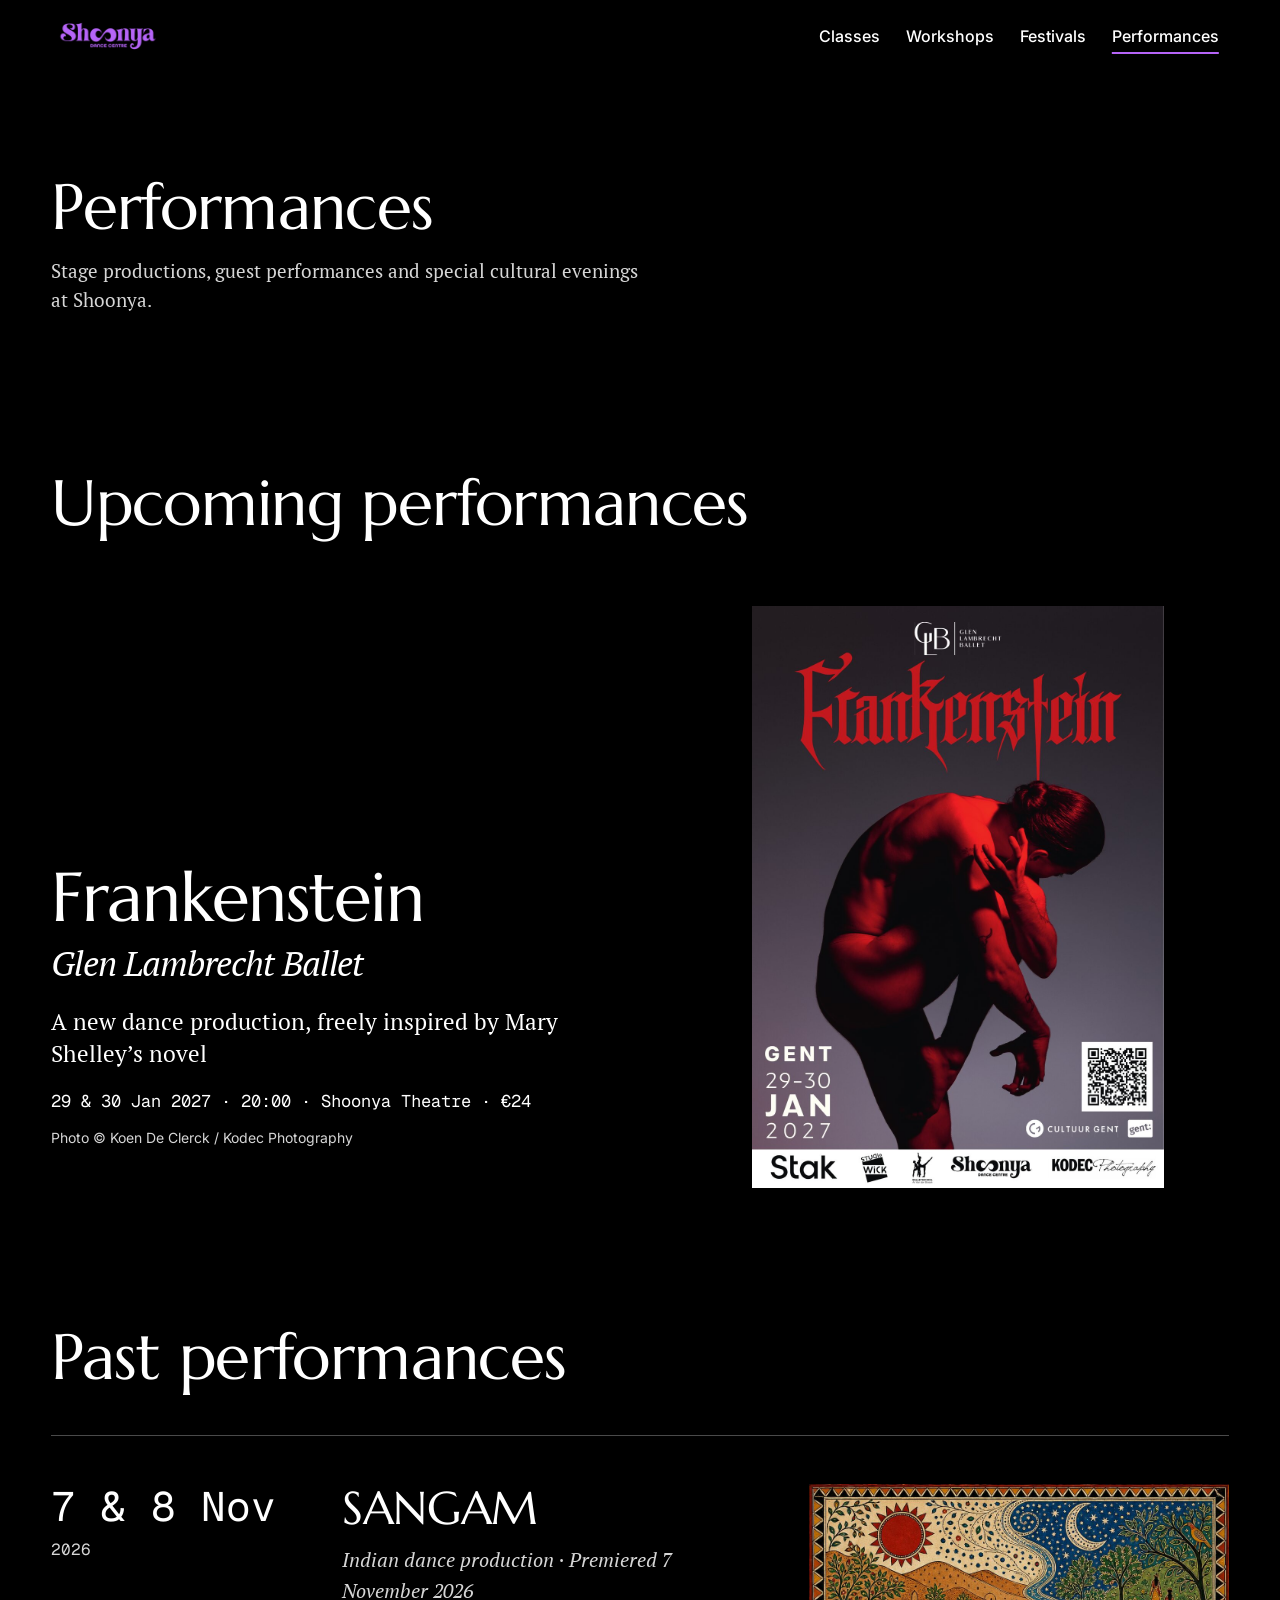
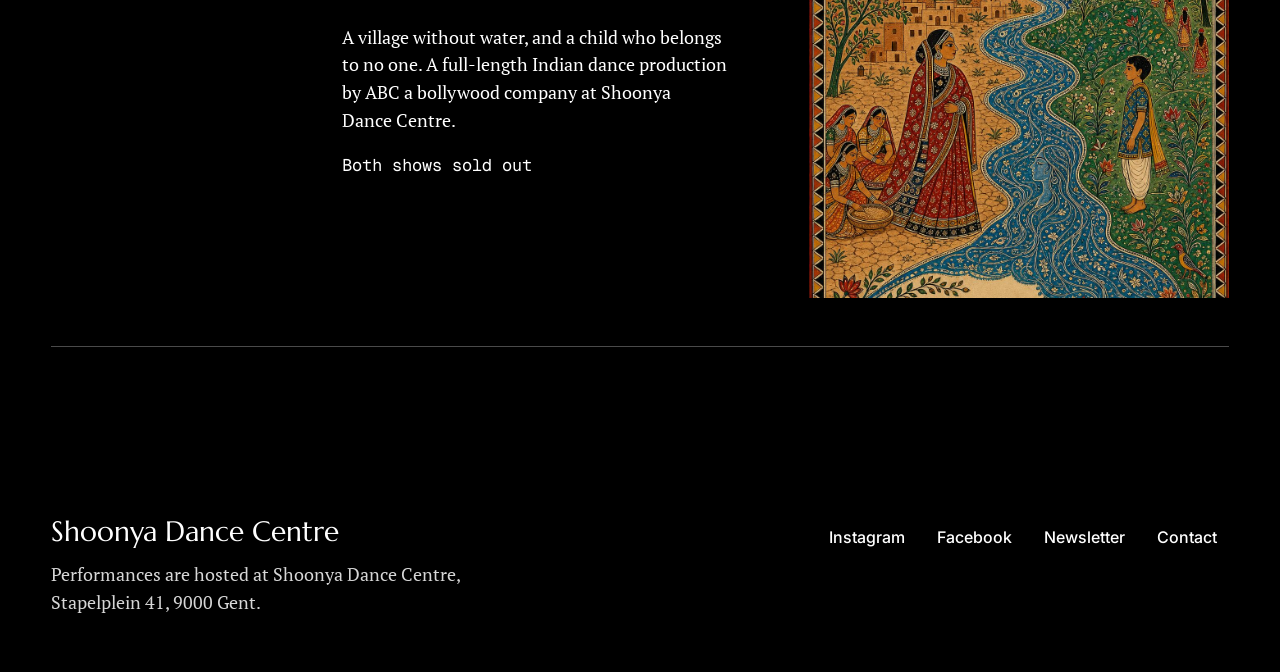
<file: index.html>
<!DOCTYPE html>
<html lang="en">
<head>
<meta charset="utf-8"/>
<meta name="viewport" content="width=device-width,initial-scale=1.0"/>
<meta name="theme-color" content="#000000"/>
<title>Shoonya Performances - Ghent</title>
<meta name="description" content="Stage performances and cultural evenings at Shoonya Dance Centre in Ghent."/>
<link rel="canonical" href="https://performances.shoonyadance.com/"/>
<meta name="robots" content="index,follow"/>
<meta property="og:type" content="website"/>
<meta property="og:title" content="Shoonya Performances - Ghent"/>
<meta property="og:description" content="Stage performances and cultural evenings at Shoonya Dance Centre in Ghent."/>
<meta property="og:url" content="https://performances.shoonyadance.com/"/>
<meta property="og:site_name" content="Shoonya Performances"/>
<meta property="og:locale" content="en_BE"/>
<meta property="og:image" content="https://performances.shoonyadance.com/sangam/assets/og.jpg"/>
<meta property="og:image:type" content="image/jpeg"/>
<meta property="og:image:width" content="1200"/>
<meta property="og:image:height" content="628"/>
<link rel="icon" href="/favicon.ico" sizes="any"/>
<link rel="icon" type="image/png" href="/favicon.png"/>
<link rel="apple-touch-icon" href="/apple-touch-icon.png"/>
<link rel="sitemap" type="application/xml" href="/sitemap.xml"/>
<link rel="preconnect" href="https://fonts.googleapis.com">
<link rel="preconnect" href="https://fonts.gstatic.com" crossorigin>
<link href="https://fonts.googleapis.com/css2?family=Geist+Mono:wght@400;500&family=Inter:wght@400;500&family=Marcellus&family=PT+Serif:ital,wght@0,400;1,400&display=swap" rel="stylesheet">
<style>
:root{
  --void-black:#000000;
  --bone:#F4F1EB;
  --void-white:#FFFFFF;
  --mist:#D6D6D6;
  --charcoal:#4A4A4A;
  --vibrant-purple:#B564F7;

  --font-display:"Marcellus","Playfair Display",Georgia,serif;
  --font-italic:"PT Serif",Georgia,serif;
  --font-body:"PT Serif",Georgia,serif;
  --font-data:"Geist Mono",ui-monospace,monospace;
  --font-ui:"Inter",-apple-system,"Helvetica Neue",Arial,sans-serif;

  --pad:clamp(20px,4vw,56px);
}
html{
  --bg:var(--void-black); --fg:var(--void-white); --muted:var(--mist);
  --rule:var(--charcoal); --focus:var(--vibrant-purple);
}
*{box-sizing:border-box}
html{-webkit-text-size-adjust:100%}
body{margin:0;background:var(--bg);color:var(--fg);font-family:var(--font-body);font-size:18px;line-height:1.55;font-weight:400}
img{display:block;max-width:100%}
a{color:inherit}
h1,h2,h3{font-weight:400;margin:0}
[hidden]{display:none!important}
p{margin:0}
.skip{position:absolute;left:12px;top:-80px;z-index:100;background:var(--void-white);color:var(--void-black);padding:12px 16px;font:500 16px var(--font-ui);text-decoration:none}
.skip:focus{top:12px;outline:3px solid var(--vibrant-purple);outline-offset:2px}
:focus-visible{outline:3px solid var(--focus);outline-offset:4px}

.site-header{background:var(--void-black);color:var(--void-white);display:flex;flex-wrap:wrap;align-items:center;justify-content:space-between;gap:4px 24px;padding:10px var(--pad)}
.brand{display:inline-flex;align-items:center;min-height:44px}
.brand img{height:52px;width:auto}
.site-nav{display:flex;flex-wrap:wrap;gap:0 6px}
.site-nav a{display:inline-flex;align-items:center;min-height:44px;padding:0 10px;font:500 16px/1 var(--font-ui);text-decoration:none;color:var(--void-white)}
.site-nav a:hover{text-decoration:underline;text-underline-offset:6px}
.site-nav a[aria-current="page"]{text-decoration:underline;text-decoration-color:var(--vibrant-purple);text-decoration-thickness:2px;text-underline-offset:10px}
@media (min-width:900px){.site-header{flex-wrap:nowrap}}
@media (max-width:899px){.site-nav{flex-basis:100%;margin-left:-10px}}
@media (max-width:480px){
  .site-nav{flex-wrap:nowrap;justify-content:space-between;gap:0;margin-left:-6px;margin-right:-6px}
  .site-nav a{padding:0 6px;font-size:14px}
}

.poster{position:relative;display:grid;align-items:end;min-height:max(80svh,560px);background:var(--void-black);color:var(--void-white);text-decoration:none;overflow:hidden}
.poster-img{position:absolute;top:0;right:0;bottom:0;width:54%;height:100%;object-fit:cover;object-position:50% 12%}
.poster-copy{position:relative;padding:0 var(--pad) clamp(36px,6vw,64px)}
.poster-title{font-size:clamp(56px,8.6vw,124px);line-height:.98;letter-spacing:-.015em}
.poster-title .roman{display:block;font-family:var(--font-display)}
.poster-title .ital{display:block;font-family:var(--font-italic);font-style:italic}
.poster-line{margin-top:22px;font-size:clamp(19px,1.8vw,24px);line-height:1.4;color:var(--void-white)}
.poster-line .d{font-family:var(--font-data);font-variant-numeric:tabular-nums}
.poster-credit{margin-top:14px;font:400 14px/1.4 var(--font-ui);color:var(--muted)}
.poster:focus-visible{outline:4px solid var(--vibrant-purple);outline-offset:-8px}
.poster:hover .poster-title .ital{text-decoration:underline;text-decoration-color:var(--vibrant-purple);text-decoration-thickness:3px;text-underline-offset:10px}
@media (max-width:760px){
  .poster{display:flex;flex-direction:column;align-items:stretch;min-height:0}
  .poster-img{position:static;width:100%;height:56svh}
  .poster-copy{padding:28px var(--pad) 40px}
  .poster-title{font-size:clamp(52px,16vw,64px)}
}

.wrap{max-width:1360px;margin:0 auto;padding:0 var(--pad)}
.prog{background:var(--bg);color:var(--fg);padding:clamp(56px,8vw,104px) 0 0}
.sec-head{padding-bottom:clamp(28px,4vw,44px)}
.sec-head h1,.sec-head h2{font-family:var(--font-display);font-size:clamp(38px,5vw,64px);line-height:1.05;letter-spacing:-.01em}
.sec-head p{margin-top:14px;max-width:60ch;color:var(--muted);font-size:19px}

.rows{list-style:none;margin:0;padding:0;border-top:1px solid var(--rule)}
.rows>li{border-bottom:1px solid var(--rule)}
.row{display:grid;grid-template-columns:240px minmax(0,1fr) minmax(300px,420px);gap:clamp(24px,4vw,56px);align-items:start;padding:clamp(28px,4vw,48px) 0;text-decoration:none;color:inherit}
.row:focus-visible{outline-offset:-3px}
.when{font-family:var(--font-data);font-variant-numeric:tabular-nums;font-weight:400}
.when .big{display:block;font-size:clamp(34px,3.2vw,42px);line-height:1.1}
.when .sub{display:block;margin-top:10px;font-size:16px;line-height:1.4;color:var(--muted)}
.when .genre{font-family:var(--font-ui);font-weight:500;font-size:20px;line-height:1.3}
.row h2,.row h3{font-family:var(--font-display);font-size:clamp(34px,3.6vw,48px);line-height:1.08;letter-spacing:-.01em;text-wrap:balance}
.row:hover h2,.row:hover h3{text-decoration:underline;text-decoration-color:var(--vibrant-purple);text-decoration-thickness:3px;text-underline-offset:8px}
.row .with{margin-top:10px;font-size:20px;color:var(--muted);font-style:italic;font-family:var(--font-italic)}
.row .desc{margin-top:18px;max-width:46ch;text-wrap:pretty}
.row .facts{margin-top:18px;font-family:var(--font-data);font-variant-numeric:tabular-nums;font-size:17px;line-height:1.5;color:var(--fg)}
.row .facts span+span::before{content:"·";margin:0 .6em;color:var(--muted)}
.shot{margin:0}
.shot img{width:100%;aspect-ratio:4/3;object-fit:cover;background:var(--charcoal)}
.shot figcaption{margin-top:8px;font:400 14px/1.4 var(--font-ui);color:var(--muted)}
@media (max-width:1000px){.row{grid-template-columns:200px minmax(0,1fr) 300px}}
@media (max-width:760px){
  .row{grid-template-columns:minmax(0,1fr);gap:0;align-items:start;padding:28px 0 32px;grid-template-areas:"shot" "when" "text"}
  .row .shot{grid-area:shot}
  .row .when{grid-area:when;margin-top:22px}
  .row .text{grid-area:text;margin-top:14px}
  .when .big{font-size:34px}
  .row .facts{font-size:16px}
  .row h2,.row h3{font-size:36px}
}
@media (min-width:761px){.row .shot{order:3}}

.site-footer{background:var(--void-black);color:var(--void-white);padding:56px 0 56px;margin-top:clamp(64px,9vw,112px)}
.foot{display:grid;grid-template-columns:1fr auto;gap:28px 48px;align-items:start}
.foot h2{font-family:var(--font-display);font-size:28px;line-height:1.2}
.foot p{margin-top:12px;color:var(--mist);max-width:46ch}
.foot p a{text-underline-offset:4px}
.foot ul{list-style:none;margin:0;padding:0;display:flex;flex-wrap:wrap;gap:0 8px}
.foot li a{display:inline-flex;align-items:center;min-height:44px;padding:0 12px;font:500 16px/1 var(--font-ui);text-decoration:none}
.foot li a:hover{text-decoration:underline;text-underline-offset:6px}
@media (max-width:760px){.foot{grid-template-columns:1fr}.foot ul{margin-left:-12px}}
@media (prefers-reduced-motion:reduce){*{transition:none!important;animation:none!important;scroll-behavior:auto!important}}

.shot.art img{aspect-ratio:1024/1010;object-fit:contain;background:var(--void-black)}
.prog+.prog{padding-top:clamp(64px,9vw,112px)}
#upcoming:not(:has(.up-item:not([hidden]))){display:none}
.up-list{list-style:none;margin:0;padding:0}
.up-list .poster{min-height:max(70svh,540px)}
.poster-img.art{object-fit:contain;object-position:50% 50%;background:var(--void-black);width:46%;right:0;height:calc(100% - 48px);top:24px;bottom:auto}
.up-list .poster-copy{max-width:50%;padding-left:0;padding-right:0}
.up-list .poster-title{font-size:clamp(44px,5.4vw,80px)}
.up-list .poster-title .ital{font-size:.5em;line-height:1.2;margin-top:.3em}
.poster-facts{margin-top:18px;font-family:var(--font-data);font-variant-numeric:tabular-nums;font-size:17px;line-height:1.5}
.shot.art-tall img{height:auto;aspect-ratio:1080/1523;object-fit:contain;background:var(--void-black)}
@media (max-width:760px){
  .poster-img.art{position:static;width:100%;height:auto;aspect-ratio:1080/1523}
  .up-list .poster-copy{max-width:none}
  .up-list .poster-title{font-size:clamp(44px,13vw,64px)}
  .poster-facts{font-size:16px}
}
</style>
<script src="https://links.shoonyadance.com/sdc-nav-sub.js" defer></script>
</head>
<body>
<a class="skip" href="#programme">Skip to the programme</a>

<header class="site-header">
  <a class="brand" href="https://www.shoonyadance.com"><img src="assets/shoonya-logo-script-purple.png" alt="Shoonya Dance Centre"></a>
  <nav class="site-nav" aria-label="Site">
    <a href="https://schedule.shoonyadance.com">Classes</a>
    <a href="https://workshops.shoonyadance.com/">Workshops</a>
    <a href="https://festivals.shoonyadance.com/">Festivals</a>
    <a href="https://performances.shoonyadance.com/" aria-current="page">Performances</a>
  </nav>
</header>

<main id="main">

  <section class="prog" id="programme" aria-labelledby="prog-h">
    <div class="wrap">
      <div class="sec-head">
        <h1 id="prog-h">Performances</h1>
        <p>Stage productions, guest performances and special cultural evenings at Shoonya.</p>
      </div>
    </div>
  </section>

  <section class="prog" id="upcoming" aria-labelledby="upcoming-h" hidden>
    <!-- UPCOMING PRODUCTIONS. This section stays hidden until an item in it is due to show.
         Each production is one <li class="up-item" hidden data-from="..." data-until="...">:
           data-from  = the moment it appears, with timezone (e.g. 2027-01-04T10:00:00+01:00). Leave the attribute out to show it at once (then drop "hidden").
           data-until = 00:00 on the day AFTER the last show (e.g. last show 14 Mar 2027: 2027-03-15T00:00:00).
         Inside the <li>: a poster link (<a class="poster">, as in the item below) and a <template> holding the same production in row form (<a class="row">, as in Past performances).
         After data-until the script swaps the poster for the row and moves the item to the top of Past performances; this section hides again when empty. -->
    <div class="wrap">
      <div class="sec-head"><h2 id="upcoming-h">Upcoming performances</h2></div>
      <ul class="up-list" id="rows-upcoming">
        <li class="up-item" hidden data-from="2026-11-13T10:00:00+01:00" data-until="2027-01-31T00:00:00">
          <a class="poster" href="frankenstein/">
            <img class="poster-img art" src="frankenstein/assets/poster.jpg" width="1080" height="1523" alt="Frankenstein poster, Glen Lambrecht Ballet: a dancer bathed in red light." loading="lazy" decoding="async">
            <div class="poster-copy">
              <p class="poster-title"><span class="roman">Frankenstein</span><span class="ital">Glen Lambrecht Ballet</span></p>
              <p class="poster-line">A new dance production, freely inspired by Mary Shelley&rsquo;s novel</p>
              <p class="poster-facts">29 &amp; 30 Jan 2027 · 20:00 · Shoonya Theatre · &euro;24</p>
              <p class="poster-credit">Photo &copy; Koen De Clerck / Kodec Photography</p>
            </div>
          </a>
          <template class="past-row">
          <a class="row" href="frankenstein/">
            <div class="when"><span class="big">29 &amp; 30 Jan</span><span class="sub">2027</span></div>
            <div class="text">
              <h3>Frankenstein</h3>
              <p class="with">Glen Lambrecht Ballet</p>
              <p class="desc">A new dance production, freely inspired by Mary Shelley&rsquo;s novel.</p>
              <p class="facts"><span>20:00</span><span>Shoonya Theatre</span></p>
            </div>
            <figure class="shot art-tall"><img src="frankenstein/assets/poster.jpg" width="1080" height="1523" alt="Frankenstein poster, Glen Lambrecht Ballet: a dancer bathed in red light." loading="lazy" decoding="async"><figcaption>Photo &copy; Koen De Clerck / Kodec Photography</figcaption></figure>
          </a>
          </template>
        </li>
      </ul>
    </div>
  </section>

  <section class="prog" id="past" aria-labelledby="past-h">
    <div class="wrap">
      <div class="sec-head"><h2 id="past-h">Past performances</h2></div>
      <ol class="rows" id="rows-past">
        <li>
          <a class="row" href="sangam/">
            <div class="when"><span class="big">7 &amp; 8 Nov</span><span class="sub">2026</span></div>
            <div class="text">
              <h3>SANGAM</h3>
              <p class="with">Indian dance production · Premiered 7 November 2026</p>
              <p class="desc">A village without water, and a child who belongs to no one. A full-length Indian dance production by ABC a bollywood company at Shoonya Dance Centre.</p>
              <p class="facts"><span>Both shows sold out</span></p>
            </div>
            <figure class="shot art"><img src="sangam/assets/artwork.jpg" alt="Madhubani-style painting of a village, a river and a boy on the far bank" loading="lazy" decoding="async"></figure>
          </a>
        </li>
      </ol>
    </div>
  </section>

</main>

<footer class="site-footer">
  <div class="wrap foot">
    <div>
      <h2>Shoonya Dance Centre</h2>
      <p>Performances are hosted at Shoonya Dance Centre, Stapelplein 41, 9000 Gent.</p>
    </div>
    <nav aria-label="Footer">
      <ul>
        <li><a href="https://instagram.com/shoonyadance">Instagram</a></li>
        <li><a href="https://facebook.com/shoonyadance">Facebook</a></li>
        <li><a href="https://www.shoonyadance.com/newsletter">Newsletter</a></li>
        <li><a href="https://www.shoonyadance.com/contact">Contact</a></li>
      </ul>
    </nav>
  </div>
</footer>

<script>
/* Upcoming items appear at data-from and retire into the past list at data-until
   (start of the day after the last show). The page is complete without this script. */
(function () {
  var up = document.getElementById('rows-upcoming'), past = document.getElementById('rows-past');
  var sec = document.getElementById('upcoming');
  if (!up || !past || !sec) return;
  function reached(s) { return new Date() >= new Date(s); }
  var items = Array.prototype.slice.call(up.querySelectorAll(':scope > li.up-item'));
  items.sort(function (a, b) { return new Date(a.getAttribute('data-until')) - new Date(b.getAttribute('data-until')); });
  var live = 0;
  items.forEach(function (li) {
    var from = li.getAttribute('data-from'), until = li.getAttribute('data-until');
    if (from && !reached(from)) return;
    if (until && reached(until)) {
      var t = li.querySelector('template.past-row');
      if (t) li.innerHTML = t.innerHTML;
      li.removeAttribute('data-from'); li.removeAttribute('data-until'); li.classList.remove('up-item'); li.removeAttribute('hidden');
      past.insertBefore(li, past.firstChild);
    } else {
      li.removeAttribute('hidden'); live++;
    }
  });
  if (live) sec.removeAttribute('hidden'); else sec.setAttribute('hidden', '');
})();
</script>
<script src="https://schedule.shoonyadance.com/assets/sdc-consent.js" defer></script>
</body>
</html>
</file>
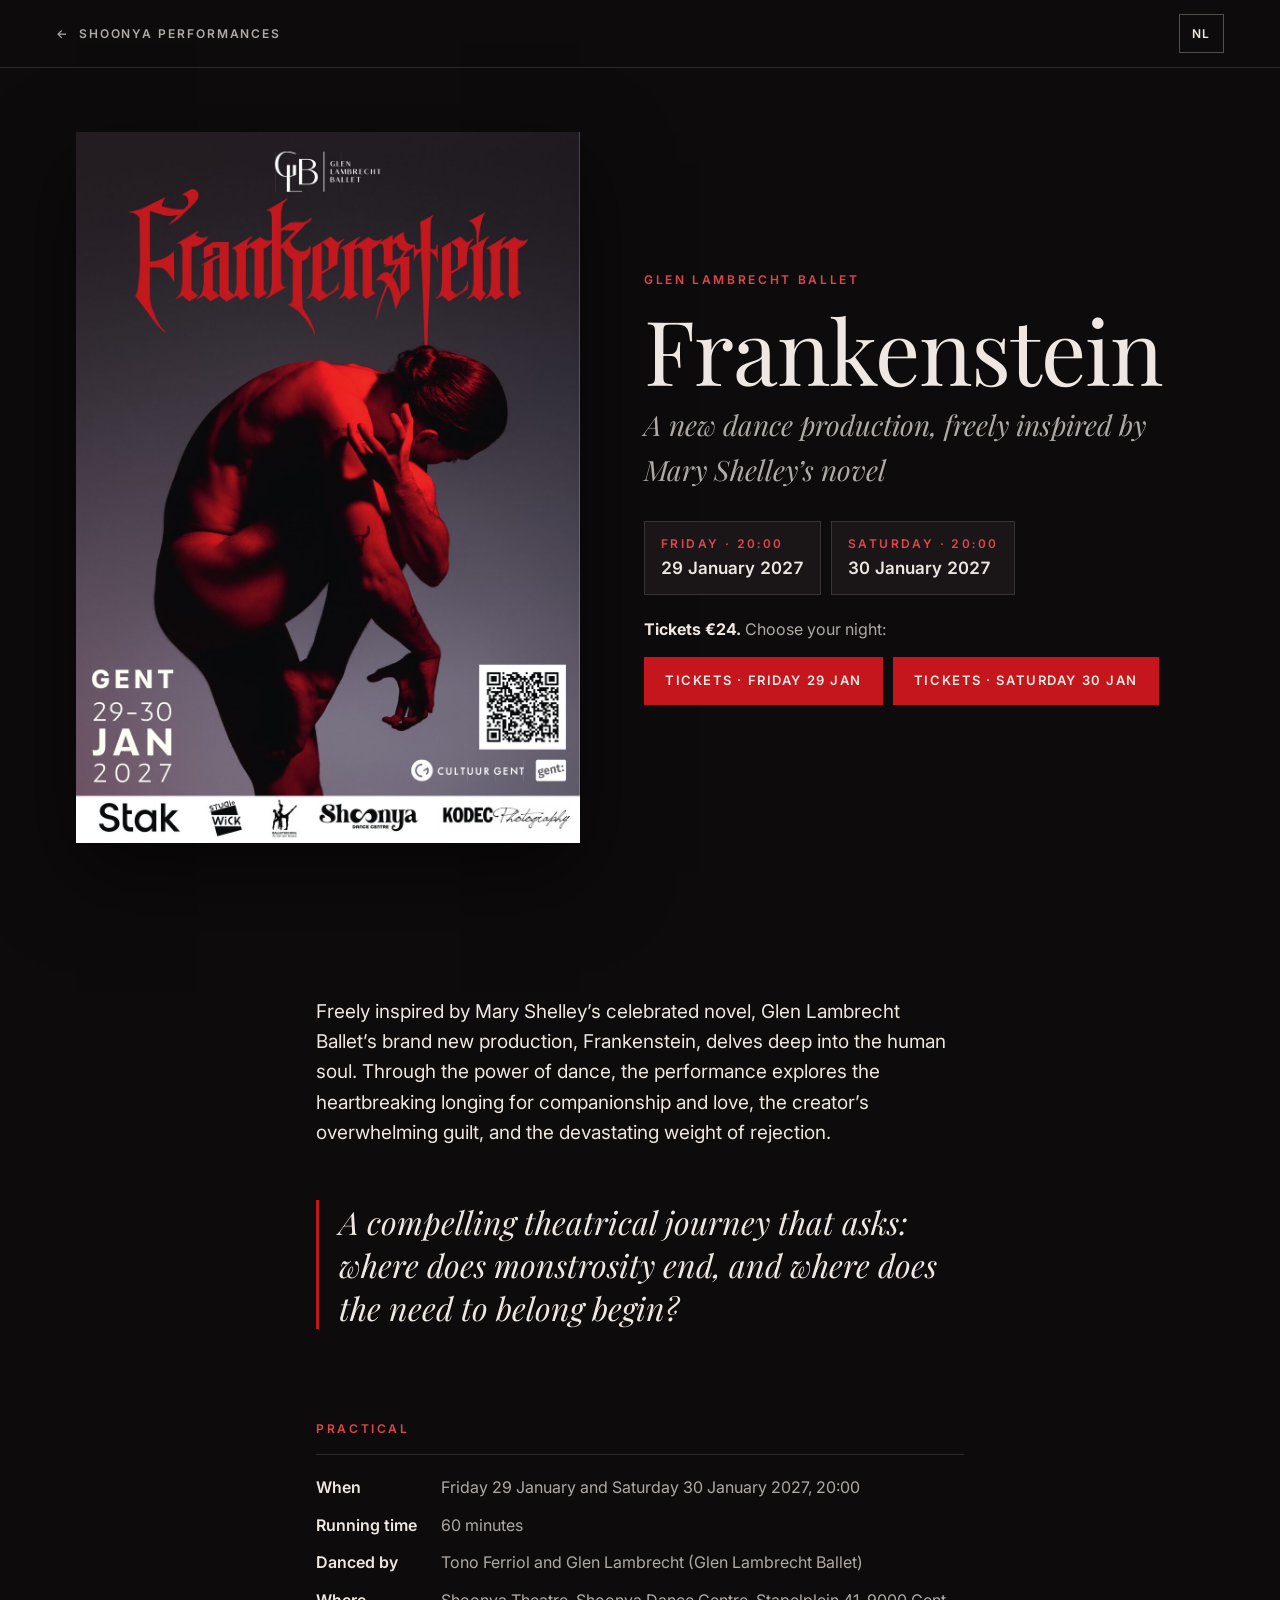
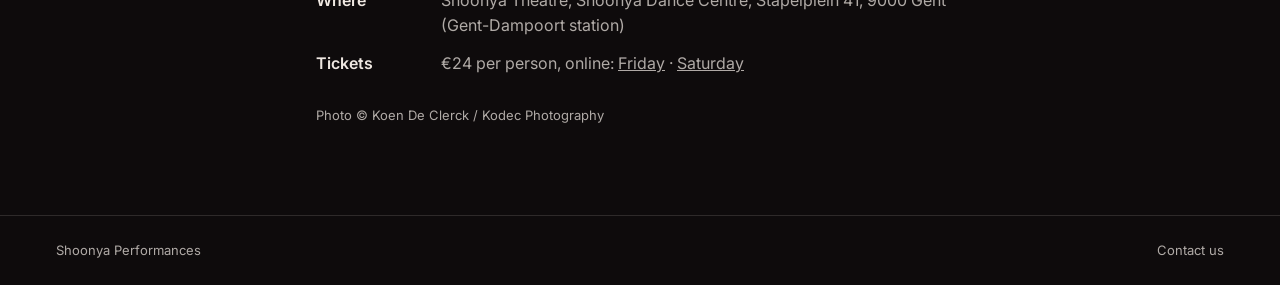
<file: frankenstein/index.html>
<!DOCTYPE html>
<html lang="en">
<head>
<meta charset="utf-8"/>
<meta name="viewport" content="width=device-width,initial-scale=1.0"/>
<meta name="theme-color" content="#0e0b0c"/>
<title>Frankenstein - Glen Lambrecht Ballet | Shoonya Performances</title>
<meta name="description" content="A new dance production freely inspired by Mary Shelley's novel, danced by Tono Ferriol and Glen Lambrecht. Two shows, 29 and 30 January 2027, Ghent."/>
<link rel="canonical" href="https://performances.shoonyadance.com/frankenstein/"/>
<link rel="alternate" hreflang="en" href="https://performances.shoonyadance.com/frankenstein/"/>
<link rel="alternate" hreflang="nl" href="https://performances.shoonyadance.com/frankenstein/nl/"/>
<link rel="alternate" hreflang="x-default" href="https://performances.shoonyadance.com/frankenstein/"/>
<meta name="robots" content="index,follow"/>
<meta property="og:type" content="website"/>
<meta property="og:title" content="Frankenstein - Glen Lambrecht Ballet"/>
<meta property="og:description" content="A new dance production freely inspired by Mary Shelley's novel. Shoonya Theatre, Ghent, 29 and 30 January 2027."/>
<meta property="og:image" content="https://performances.shoonyadance.com/frankenstein/assets/og.jpg"/>
<meta property="og:image:type" content="image/jpeg"/>
<meta property="og:image:width" content="1200"/>
<meta property="og:image:height" content="628"/>
<meta property="og:image:alt" content="Frankenstein poster: a dancer bathed in red light."/>
<meta property="og:url" content="https://performances.shoonyadance.com/frankenstein/"/>
<meta property="og:site_name" content="Shoonya Performances"/>
<meta property="og:locale" content="en_BE"/>
<meta name="twitter:card" content="summary_large_image"/>
<meta name="twitter:title" content="Frankenstein - Glen Lambrecht Ballet"/>
<meta name="twitter:description" content="A new dance production freely inspired by Mary Shelley's novel. Ghent, 29 and 30 January 2027."/>
<meta name="twitter:image" content="https://performances.shoonyadance.com/frankenstein/assets/og.jpg"/>
<link rel="icon" href="/favicon.ico" sizes="any"/>
<link rel="icon" type="image/png" href="/favicon.png"/>
<link rel="apple-touch-icon" href="/apple-touch-icon.png"/>
<script type="application/ld+json">
{
  "@context": "https://schema.org",
  "@type": "Event",
  "name": "Frankenstein",
  "inLanguage": "en",
  "description": "Freely inspired by Mary Shelley's celebrated novel, Glen Lambrecht Ballet's brand new production, Frankenstein, delves deep into the human soul.",
  "image": "https://performances.shoonyadance.com/frankenstein/assets/og.jpg",
  "url": "https://performances.shoonyadance.com/frankenstein/",
  "startDate": "2027-01-29T20:00:00+01:00",
  "endDate": "2027-01-30T21:00:00+01:00",
  "eventStatus": "https://schema.org/EventScheduled",
  "eventAttendanceMode": "https://schema.org/OfflineEventAttendanceMode",
  "location": {
    "@type": "Place",
    "name": "Shoonya Theatre, Shoonya Dance Centre",
    "address": {
      "@type": "PostalAddress",
      "streetAddress": "Stapelplein 41",
      "postalCode": "9000",
      "addressLocality": "Gent",
      "addressCountry": "BE"
    }
  },
  "organizer": {
    "@type": "Organization",
    "name": "Glen Lambrecht Ballet"
  },
  "performer": [
    { "@type": "Person", "name": "Tono Ferriol" },
    { "@type": "Person", "name": "Glen Lambrecht" }
  ]
}
</script>
<link rel="preconnect" href="https://fonts.googleapis.com"/>
<link rel="preconnect" href="https://fonts.gstatic.com" crossorigin/>
<link href="https://fonts.googleapis.com/css2?family=Inter:wght@400;500;600&family=Playfair+Display:ital,wght@0,400;1,400&display=swap" rel="stylesheet"/>
<link rel="stylesheet" href="frankenstein.css?v=20261113a"/>
<script src="https://links.shoonyadance.com/sdc-nav-sub.js" defer></script>
</head>
<body>
<a class="skip" href="#main">Skip to content</a>
<header class="topbar">
  <a class="back" href="/">&larr;&nbsp; Shoonya Performances</a>
  <a class="lang" href="nl/" hreflang="nl" lang="nl">NL</a>
</header>
<main id="main">
  <section class="hero">
    <div class="hero-art">
      <img src="assets/poster.jpg" width="1080" height="1523" alt="Frankenstein poster, Glen Lambrecht Ballet: a dancer bathed in red light."/>
    </div>
    <div>
      <p class="eyebrow">Glen Lambrecht Ballet</p>
      <h1>Frankenstein</h1>
      <p class="by">A new dance production, freely inspired by Mary Shelley&rsquo;s novel</p>
      <div class="shows">
        <div class="show"><b>Friday · 20:00</b><span>29 January 2027</span></div>
        <div class="show"><b>Saturday · 20:00</b><span>30 January 2027</span></div>
      </div>
      <p class="soon"><strong>Tickets €24.</strong> Choose your night:</p>
      <div class="buy">
        <a class="btn" href="https://tickets.shoonyadance.com/register/performance/ad8e76e4-f73f-46bd-a0db-2929f506ea38">Tickets · Friday 29 Jan</a>
        <a class="btn" href="https://tickets.shoonyadance.com/register/performance/56e8f443-274e-46e8-825f-e8658e3fc50a">Tickets · Saturday 30 Jan</a>
      </div>
    </div>
  </section>

  <section class="story">
    <p>Freely inspired by Mary Shelley&rsquo;s celebrated novel, Glen Lambrecht Ballet&rsquo;s brand new production, Frankenstein, delves deep into the human soul. Through the power of dance, the performance explores the heartbreaking longing for companionship and love, the creator&rsquo;s overwhelming guilt, and the devastating weight of rejection.</p>
    <p class="pull">A compelling theatrical journey that asks: where does monstrosity end, and where does the need to belong begin?</p>
  </section>

  <section class="info">
    <h2>Practical</h2>
    <dl>
      <dt>When</dt><dd>Friday 29 January and Saturday 30 January 2027, 20:00</dd>
      <dt>Running time</dt><dd>60 minutes</dd>
      <dt>Danced by</dt><dd>Tono Ferriol and Glen Lambrecht (Glen Lambrecht Ballet)</dd>
      <dt>Where</dt><dd>Shoonya Theatre, Shoonya Dance Centre, Stapelplein 41, 9000 Gent (Gent-Dampoort station)</dd>
      <dt>Tickets</dt><dd>€24 per person, online: <a href="https://tickets.shoonyadance.com/register/performance/ad8e76e4-f73f-46bd-a0db-2929f506ea38">Friday</a> · <a href="https://tickets.shoonyadance.com/register/performance/56e8f443-274e-46e8-825f-e8658e3fc50a">Saturday</a></dd>
    </dl>
    <p class="credit">Photo &copy; Koen De Clerck / Kodec Photography</p>
  </section>
</main>
<footer>
  <a href="/">Shoonya Performances</a>
  <a href="https://www.shoonyadance.com/contact">Contact us</a>
</footer>
<script src="https://schedule.shoonyadance.com/assets/sdc-consent.js" defer></script>
</body>
</html>
</file>
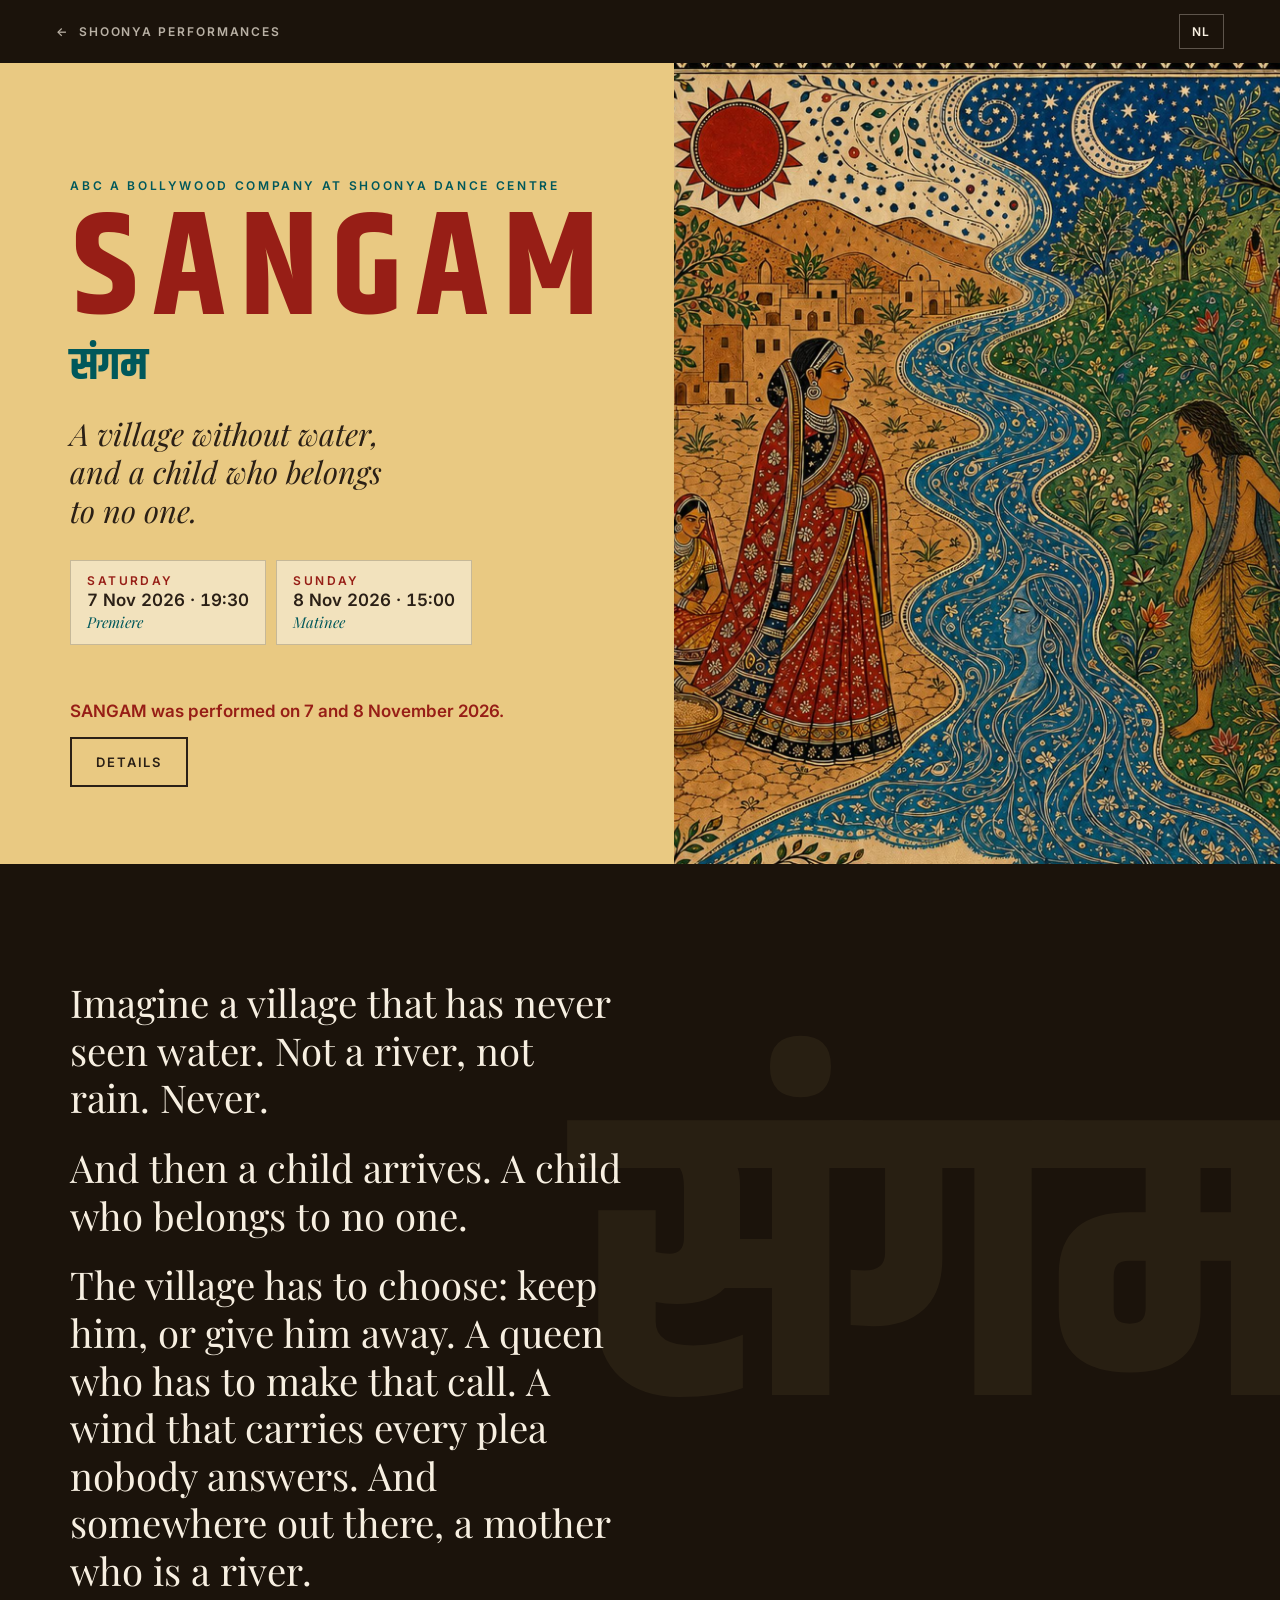
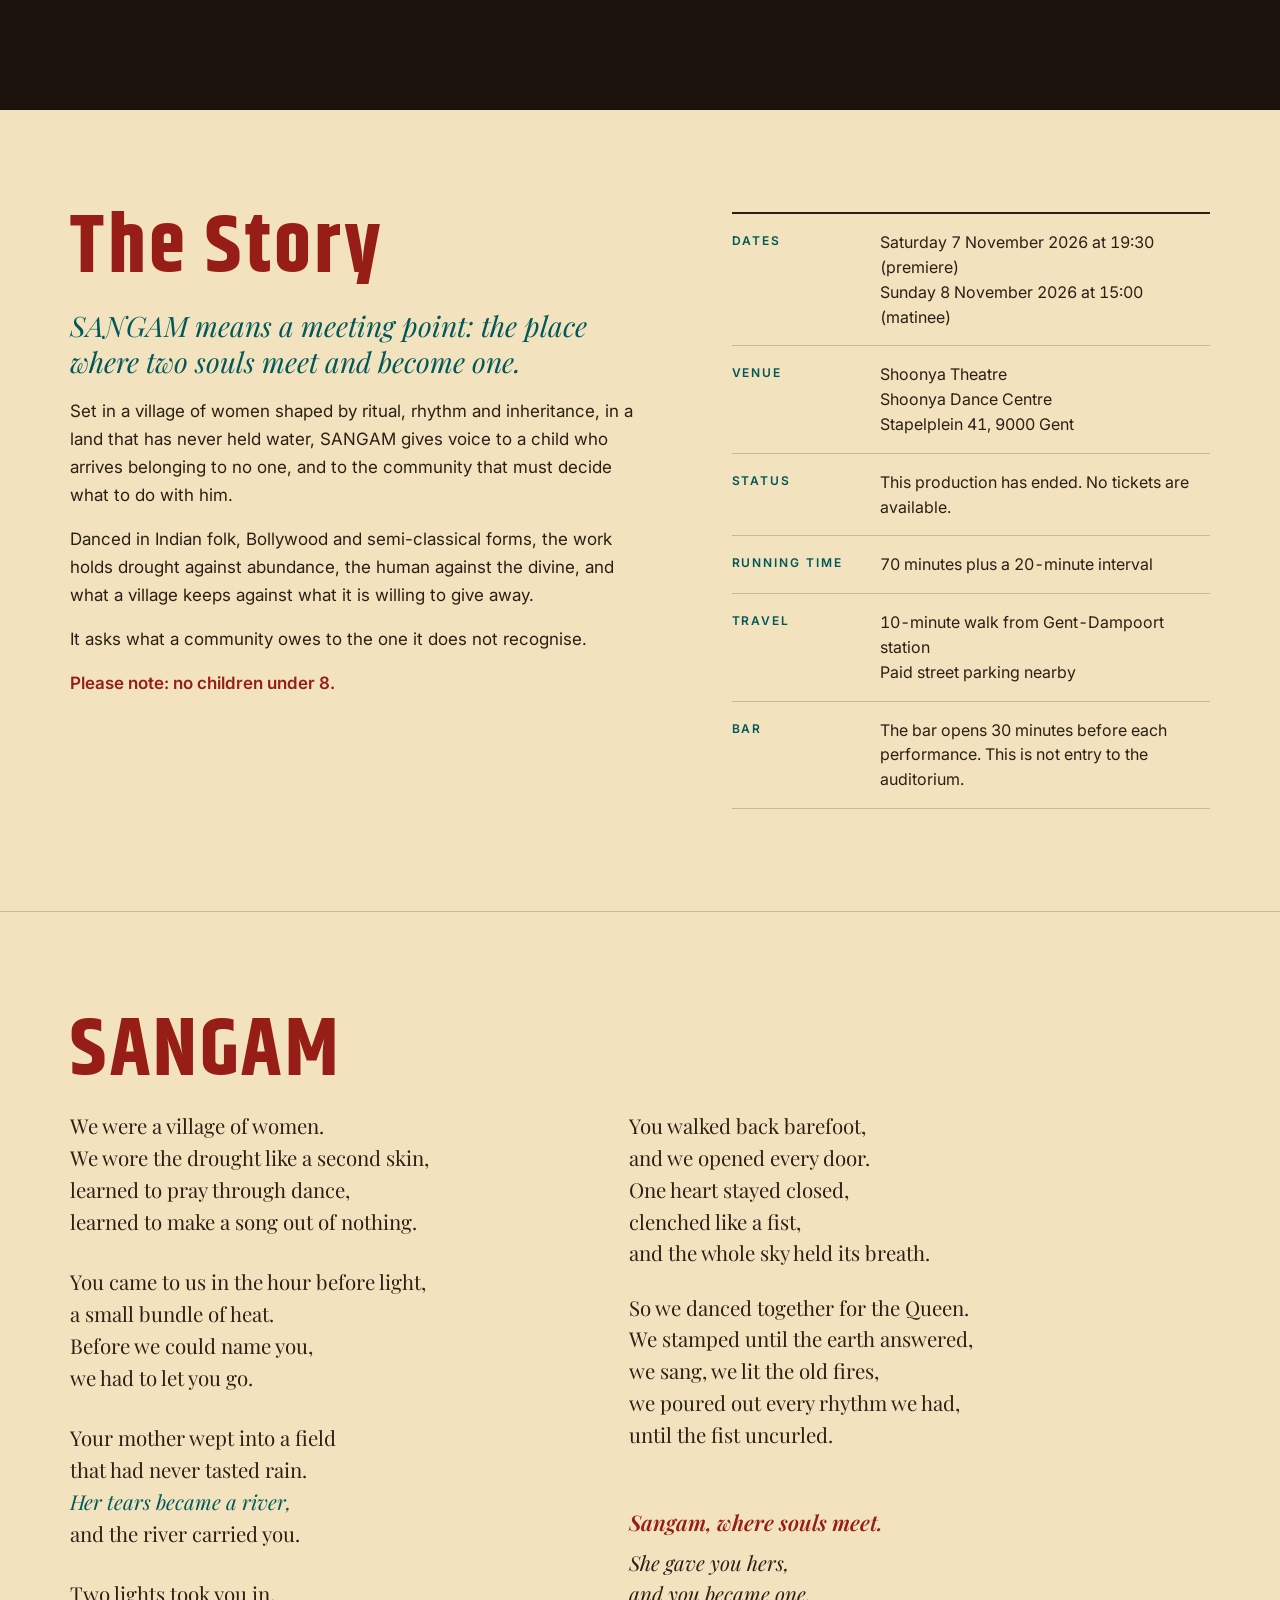
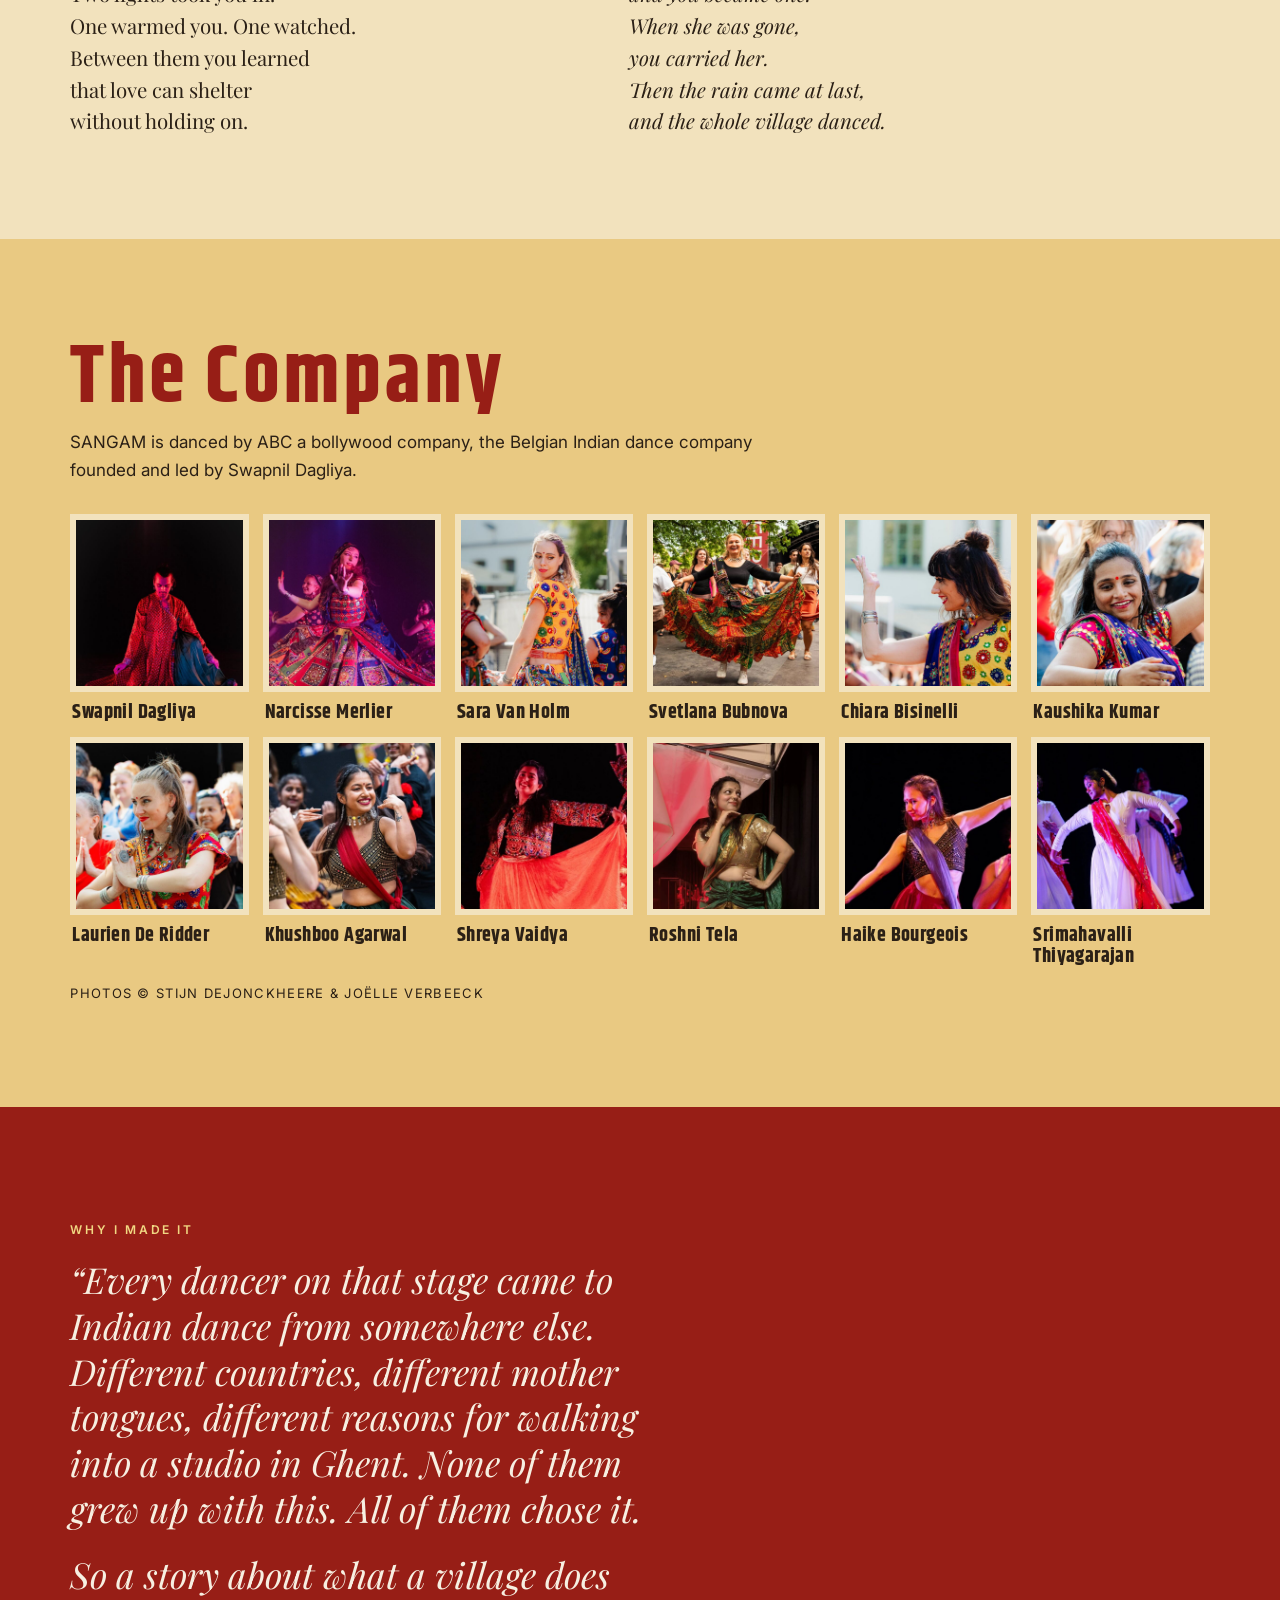
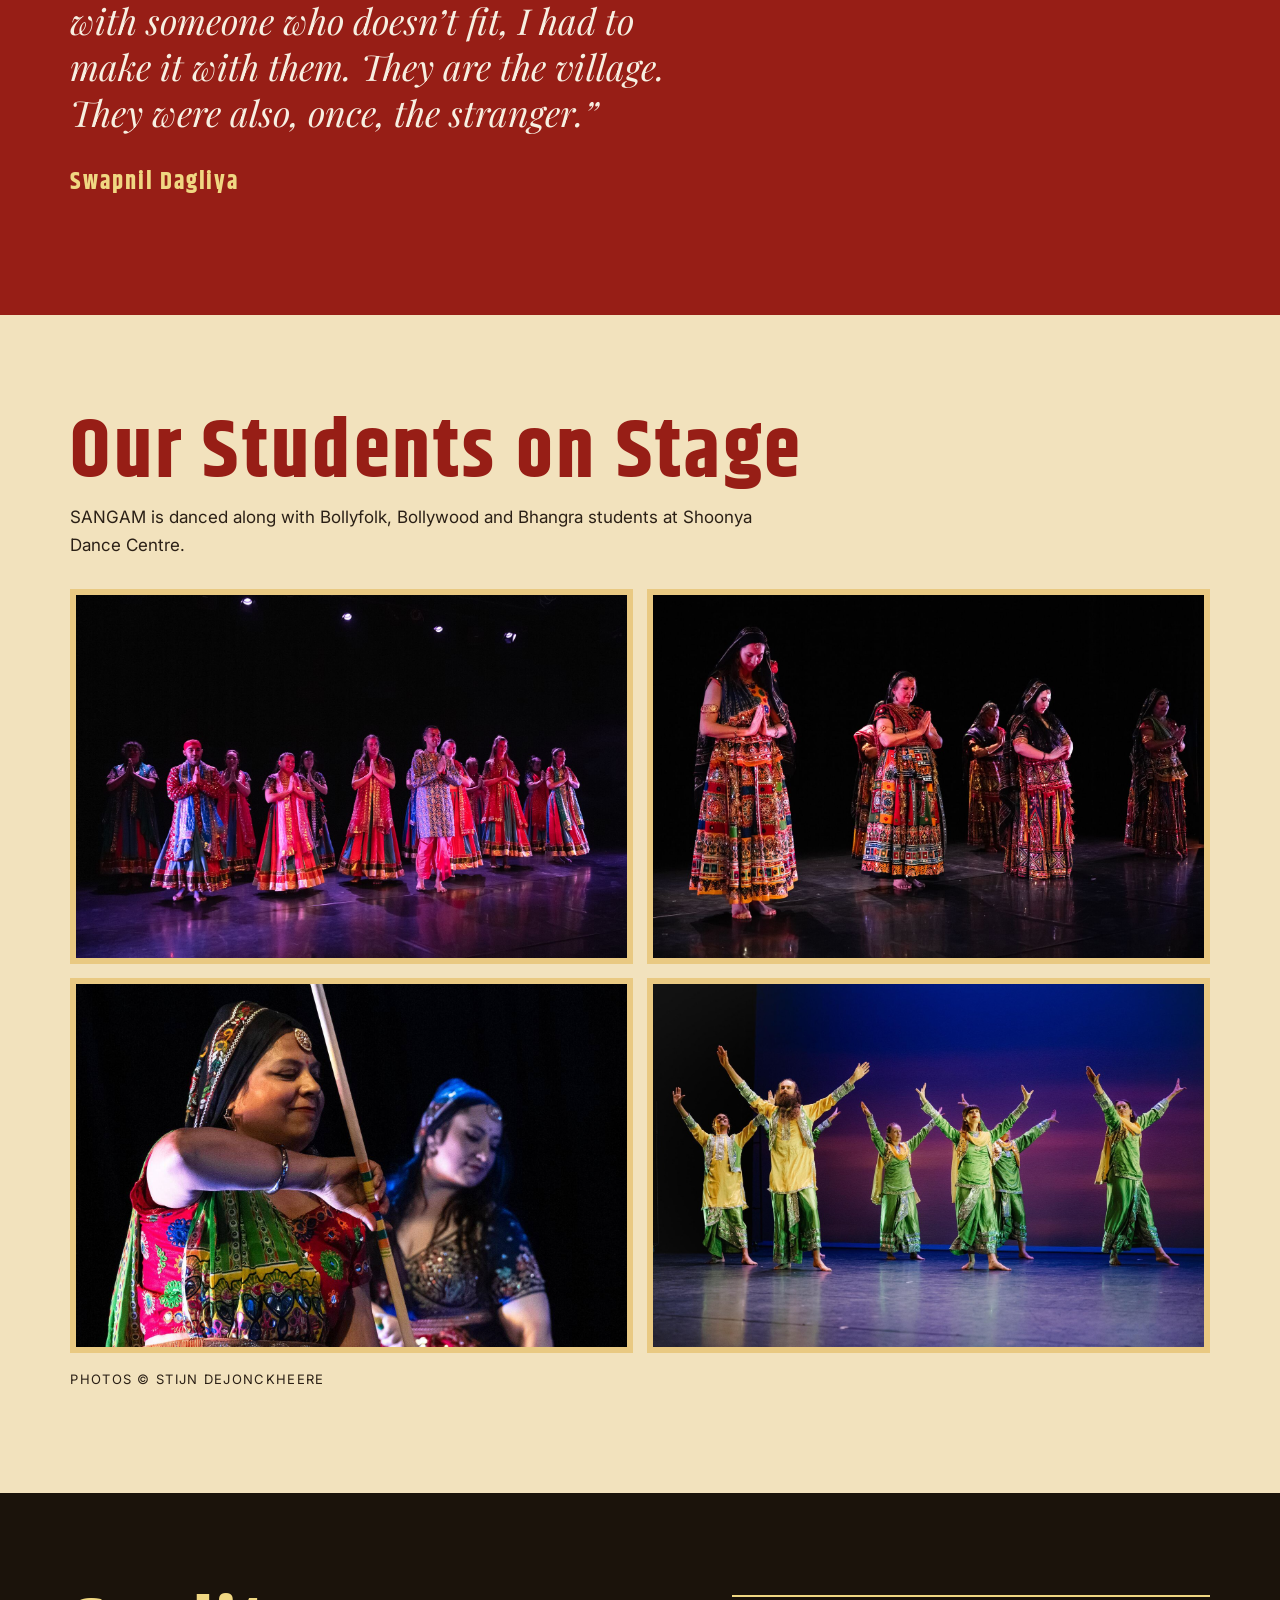
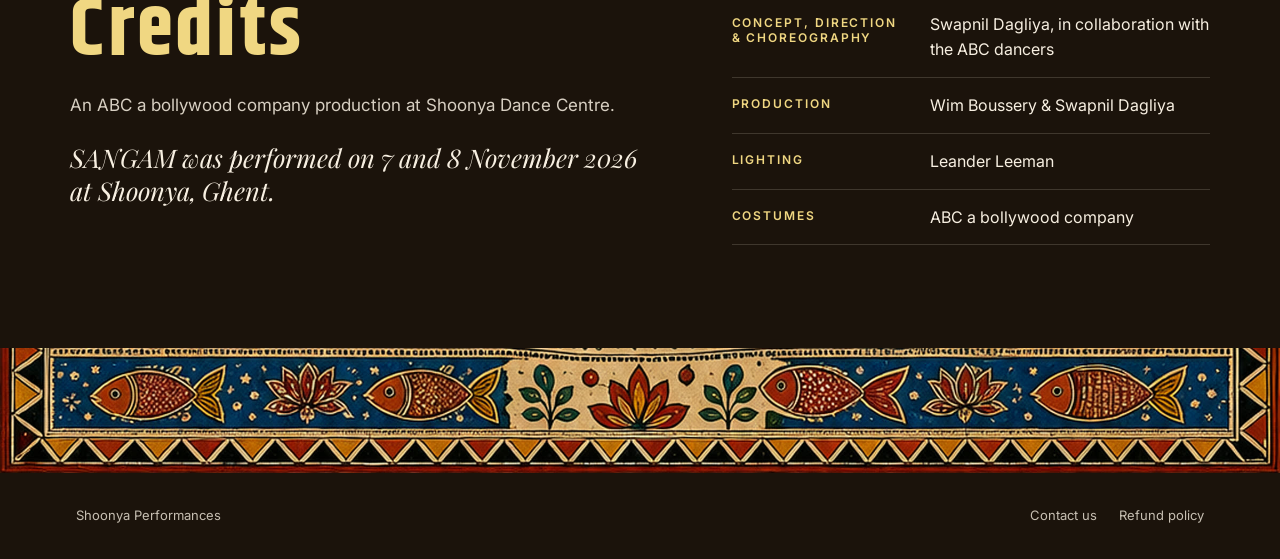
<file: sangam/index.html>
<!DOCTYPE html>
<html lang="en">
<head>
<meta charset="utf-8"/>
<meta name="viewport" content="width=device-width,initial-scale=1.0"/>
<meta name="theme-color" content="#1b130b"/>
<title>SANGAM - Indian Dance Production | Shoonya Performances</title>
<meta name="description" content="Seventy minutes of dance without dialogue. A village that has never held water, and a child who belongs to no one. Ghent, 7-8 November 2026."/>
<link rel="canonical" href="https://performances.shoonyadance.com/sangam/"/>
<link rel="alternate" hreflang="en" href="https://performances.shoonyadance.com/sangam/"/>
<link rel="alternate" hreflang="nl" href="https://performances.shoonyadance.com/sangam/nl/"/>
<link rel="alternate" hreflang="x-default" href="https://performances.shoonyadance.com/sangam/"/>
<meta name="robots" content="index,follow"/>
<meta property="og:type" content="website"/>
<meta property="og:title" content="SANGAM - Indian Dance Production"/>
<meta property="og:description" content="A village without water, and a child who belongs to no one. An ABC a bollywood company production at Shoonya Dance Centre."/>
<meta property="og:image" content="https://performances.shoonyadance.com/sangam/assets/og.jpg"/>
<meta property="og:image:type" content="image/jpeg"/>
<meta property="og:image:width" content="1200"/>
<meta property="og:image:height" content="628"/>
<meta property="og:image:alt" content="SANGAM - an Indian dance production, 7 and 8 November 2026, Ghent."/>
<meta property="og:url" content="https://performances.shoonyadance.com/sangam/"/>
<meta property="og:site_name" content="Shoonya Performances"/>
<meta property="og:locale" content="en_BE"/>
<meta name="twitter:card" content="summary_large_image"/>
<meta name="twitter:title" content="SANGAM - Indian Dance Production"/>
<meta name="twitter:description" content="A village without water, and a child who belongs to no one. Sat 7 Nov 19:30 and Sun 8 Nov 15:00."/>
<meta name="twitter:image" content="https://performances.shoonyadance.com/sangam/assets/og.jpg"/>
<link rel="icon" href="/favicon.ico" sizes="any"/>
<link rel="icon" type="image/png" href="/favicon.png"/>
<link rel="apple-touch-icon" href="/apple-touch-icon.png"/>
<link rel="sitemap" type="application/xml" href="/sitemap.xml"/>
<script type="application/ld+json">
{
  "@context": "https://schema.org",
  "@type": "Event",
  "name": "SANGAM",
  "inLanguage": "en",
  "description": "SANGAM means a meeting point: the place where two souls meet and become one. Set in a village of women shaped by ritual, rhythm and inheritance, in a land that has never held water, it gives voice to a child who arrives belonging to no one, and to the community that must decide what to do with him. Danced in Indian folk, Bollywood and semi-classical forms.",
  "image": "https://performances.shoonyadance.com/sangam/assets/og.jpg",
  "url": "https://performances.shoonyadance.com/sangam/",
  "startDate": "2026-11-07T19:30:00+01:00",
  "endDate": "2026-11-08T16:30:00+01:00",
  "eventStatus": "https://schema.org/EventScheduled",
  "eventAttendanceMode": "https://schema.org/OfflineEventAttendanceMode",
  "location": {
    "@type": "Place",
    "name": "Shoonya Dance Centre",
    "address": {
      "@type": "PostalAddress",
      "streetAddress": "Stapelplein 41",
      "postalCode": "9000",
      "addressLocality": "Gent",
      "addressCountry": "BE"
    }
  },
  "organizer": {
    "@type": "Organization",
    "name": "ABC a bollywood company",
    "url": "https://www.abcbollywoodbelgium.com"
  },
  "performer": {
    "@type": "Person",
    "name": "Swapnil Dagliya"
  },
  "offers": {
    "@type": "Offer",
    "price": "20",
    "priceCurrency": "EUR",
    "availability": "https://schema.org/SoldOut",
    "url": "https://tickets.shoonyadance.com/register/ticket"
  },
  "subEvent": [
    {
      "@type": "Event",
      "name": "SANGAM - Saturday evening performance",
      "startDate": "2026-11-07T19:30:00+01:00",
      "endDate": "2026-11-07T21:00:00+01:00",
      "location": { "@type": "Place", "name": "Shoonya Dance Centre" }
    },
    {
      "@type": "Event",
      "name": "SANGAM - Sunday matinee performance",
      "startDate": "2026-11-08T15:00:00+01:00",
      "endDate": "2026-11-08T16:30:00+01:00",
      "location": { "@type": "Place", "name": "Shoonya Dance Centre" }
    }
  ]
}
</script>
<link rel="preconnect" href="https://fonts.googleapis.com"/>
<link rel="preconnect" href="https://fonts.gstatic.com" crossorigin/>
<link href="https://fonts.googleapis.com/css2?family=Inter:wght@400;500;600&family=Khand:wght@600;700&family=Playfair+Display:ital,wght@0,400;1,400;1,600&display=swap" rel="stylesheet"/>
<link rel="stylesheet" href="sangam.css?v=20261009d"/>
<script src="https://links.shoonyadance.com/sdc-nav-sub.js" defer></script>
</head>
<body>
<a class="skip" href="#main">Skip to content</a>
<header class="topbar">
  <a class="back" href="/">&larr;&nbsp; Shoonya Performances</a>
  <span class="topbar-right">
    <a class="lang" href="nl/" hreflang="nl" lang="nl">NL</a>
  </span>
</header>
<main id="main">
  <section class="hero">
    <div class="hero-type">
      <div class="eyebrow">ABC a bollywood company at Shoonya Dance Centre</div>
      <h1>SANGAM</h1>
      <div class="deva" lang="hi">संगम</div>
      <p class="sub">A village without water, and a child who belongs to no one.</p>
      <div class="shows" aria-label="Performances">
        <div class="show"><b>Saturday</b><span>7 Nov 2026 &middot; 19:30</span><i>Premiere</i></div>
        <div class="show"><b>Sunday</b><span>8 Nov 2026 &middot; 15:00</span><i>Matinee</i></div>
      </div>
      <div class="actions">
        <p class="note">SANGAM was performed on 7 and 8 November 2026.</p>
        <a class="btn" href="#details">Details</a>
      </div>
    </div>
    <div class="hero-art">
      <picture>
        <source media="(max-width: 900px)" srcset="assets/hero-mobile.jpg"/>
        <img src="assets/hero-desktop.jpg" width="1400" height="1634" fetchpriority="high" alt="Madhubani-style painting: an all-female village on parched earth, a river running through it, and a boy standing on the green far bank."/>
      </picture>
    </div>
  </section>

  <section class="open" id="open" aria-label="The story, in short">
    <h2 class="sr-only">The story in short</h2>
    <p>Imagine a village that has never seen water. Not a river, not rain. Never.</p>
    <p>And then a child arrives. A child who belongs to no one.</p>
    <p>The village has to choose: keep him, or give him away. A queen who has to make that call. A wind that carries every plea nobody answers. And somewhere out there, a mother who is a river.</p>
  </section>

  <section class="section" id="details">
    <div class="grid">
      <div class="story">
        <h2>The Story</h2>
        <p>SANGAM means a meeting point: the place where two souls meet and become one.</p>
        <p>Set in a village of women shaped by ritual, rhythm and inheritance, in a land that has never held water, SANGAM gives voice to a child who arrives belonging to no one, and to the community that must decide what to do with him.</p>
        <p>Danced in Indian folk, Bollywood and semi-classical forms, the work holds drought against abundance, the human against the divine, and what a village keeps against what it is willing to give away.</p>
        <p>It asks what a community owes to the one it does not recognise.</p>
        <p class="note">Please note: no children under 8.</p>
      </div>
      <div>
        <div class="facts" aria-label="SANGAM practical details">
          <div class="fact"><strong>Dates</strong><span>Saturday 7 November 2026 at 19:30 (premiere)<br/>Sunday 8 November 2026 at 15:00 (matinee)</span></div>
          <div class="fact"><strong>Venue</strong><span>Shoonya Theatre<br/>Shoonya Dance Centre<br/>Stapelplein 41, 9000 Gent</span></div>
          <div class="fact"><strong>Status</strong><span>This production has ended. No tickets are available.</span></div>
          <div class="fact"><strong>Running time</strong><span>70 minutes plus a 20-minute interval</span></div>
          <div class="fact"><strong>Travel</strong><span>10-minute walk from Gent-Dampoort station<br/>Paid street parking nearby</span></div>
          <div class="fact"><strong>Bar</strong><span>The bar opens 30 minutes before each performance. This is not entry to the auditorium.</span></div>
        </div>
      </div>
    </div>
  </section>

  <section class="section poem" id="poem" lang="en">
    <h2>SANGAM</h2>
    <div class="sg-poem">
<div class="sg-col"><p><span class="l">We were a village of women.</span><span class="l">We wore the drought like a second skin,</span><span class="l">learned to pray through dance,</span><span class="l">learned to make a song out of nothing.</span></p>
<p><span class="l">You came to us in the hour before light,</span><span class="l">a small bundle of heat.</span><span class="l">Before we could name you,</span><span class="l">we had to let you go.</span></p>
<p><span class="l">Your mother wept into a field</span><span class="l">that had never tasted rain.</span><span class="l"><em class="river">Her tears became a river,</em></span><span class="l">and the river carried you.</span></p>
<p><span class="l">Two lights took you in.</span><span class="l">One warmed you. One watched.</span><span class="l">Between them you learned</span><span class="l">that love can shelter</span><span class="l">without holding on.</span></p></div>
<div class="sg-col"><p><span class="l">You walked back barefoot,</span><span class="l">and we opened every door.</span><span class="l">One heart stayed closed,</span><span class="l">clenched like a fist,</span><span class="l">and the whole sky held its breath.</span></p>
<p><span class="l">So we danced together for the Queen.</span><span class="l">We stamped until the earth answered,</span><span class="l">we sang, we lit the old fires,</span><span class="l">we poured out every rhythm we had,</span><span class="l">until the fist uncurled.</span></p>
<p class="closing"><strong class="confluence">Sangam, where souls meet.</strong><span class="l">She gave you hers,</span><span class="l">and you became one.</span><span class="l">When she was gone,</span><span class="l">you carried her.</span><span class="l">Then the rain came at last,</span><span class="l">and the whole village danced.</span></p></div>
    </div>
  </section>

  <section class="section wide" id="company">
    <h2>The Company</h2>
    <p class="intro">SANGAM is danced by ABC a bollywood company, the Belgian Indian dance company founded and led by Swapnil Dagliya.</p>
    <div class="people">
      <figure class="person"><img src="assets/company/swapnil.jpg" width="700" height="700" alt="Swapnil Dagliya dancing." loading="lazy" decoding="async"/><b>Swapnil Dagliya</b></figure>
      <figure class="person"><img src="assets/company/narcisse.jpg" width="700" height="700" alt="Narcisse Merlier dancing." loading="lazy" decoding="async"/><b>Narcisse Merlier</b></figure>
      <figure class="person"><img src="assets/company/sara.jpg" width="700" height="700" alt="Sara Van Holm dancing." loading="lazy" decoding="async"/><b>Sara Van Holm</b></figure>
      <figure class="person"><img src="assets/company/svetlana.jpg" width="700" height="700" alt="Svetlana Bubnova dancing." loading="lazy" decoding="async"/><b>Svetlana Bubnova</b></figure>
      <figure class="person"><img src="assets/company/chiara.jpg" width="700" height="700" alt="Chiara Bisinelli dancing." loading="lazy" decoding="async"/><b>Chiara Bisinelli</b></figure>
      <figure class="person"><img src="assets/company/kaushika.jpg" width="700" height="700" alt="Kaushika Kumar dancing." loading="lazy" decoding="async"/><b>Kaushika Kumar</b></figure>
      <figure class="person"><img src="assets/company/laurien.jpg" width="700" height="700" alt="Laurien De Ridder dancing." loading="lazy" decoding="async"/><b>Laurien De Ridder</b></figure>
      <figure class="person"><img src="assets/company/khushboo.jpg" width="700" height="700" alt="Khushboo Agarwal dancing." loading="lazy" decoding="async"/><b>Khushboo Agarwal</b></figure>
      <figure class="person"><img src="assets/company/shreya.jpg" width="700" height="700" alt="Shreya Vaidya dancing." loading="lazy" decoding="async"/><b>Shreya Vaidya</b></figure>
      <figure class="person"><img src="assets/company/roshni.jpg" width="700" height="700" alt="Roshni Tela dancing." loading="lazy" decoding="async"/><b>Roshni Tela</b></figure>
      <figure class="person"><img src="assets/company/haike.jpg" width="700" height="700" alt="Haike Bourgeois dancing." loading="lazy" decoding="async"/><b>Haike Bourgeois</b></figure>
      <figure class="person"><img src="assets/company/srimahavalli.jpg" width="700" height="700" alt="Srimahavalli Thiyagarajan dancing." loading="lazy" decoding="async"/><b>Srimahavalli Thiyagarajan</b></figure>
    </div>
    <p class="photo-credit">Photos &copy; Stijn Dejonckheere &amp; Jo&euml;lle Verbeeck</p>
  </section>

  <section class="why" id="why">
    <h2 class="eyebrow">Why I made it</h2>
    <blockquote>
      <p>&ldquo;Every dancer on that stage came to Indian dance from somewhere else. Different countries, different mother tongues, different reasons for walking into a studio in Ghent. None of them grew up with this. All of them chose it.</p>
      <p>So a story about what a village does with someone who doesn&rsquo;t fit, I had to make it with them. They are the village. They were also, once, the stranger.&rdquo;</p>
    </blockquote>
    <cite>Swapnil Dagliya</cite>
  </section>

  <section class="section wide" id="students">
    <h2>Our Students on Stage</h2>
    <p class="intro">SANGAM is danced along with Bollyfolk, Bollywood and Bhangra students at Shoonya Dance Centre.</p>
    <div class="gallery">
      <img src="assets/students/bollywood.jpg" width="1600" height="1067" alt="Bollywood students filling the stage in bright red and pink costumes." loading="lazy" decoding="async"/>
      <img src="assets/students/bollyfolk.jpg" width="1600" height="1067" alt="Bollyfolk students in mirror-work skirts, mid-turn." loading="lazy" decoding="async"/>
      <img src="assets/students/tippani.jpg" width="1600" height="2400" alt="A Bollyfolk dancer mid-move with a tippani stick raised." loading="lazy" decoding="async"/>
      <img src="assets/students/bhangra.jpg" width="1600" height="1067" alt="Bhangra students, arms raised in a diagonal line, yellow and green costumes." loading="lazy" decoding="async"/>
    </div>
    <p class="photo-credit">Photos &copy; Stijn Dejonckheere</p>
  </section>

  <section class="section" id="credits">
    <div class="grid">
      <div>
        <h2>Credits</h2>
        <p>An ABC a bollywood company production at Shoonya Dance Centre.</p>
        <p class="invite">SANGAM was performed on 7 and 8 November 2026 at Shoonya, Ghent.</p>
      </div>
      <div class="credits" aria-label="SANGAM credits">
        <div class="credit"><strong>Concept, direction &amp; choreography</strong><span>Swapnil Dagliya, in collaboration with the ABC dancers</span></div>
        <div class="credit"><strong>Production</strong><span>Wim Boussery &amp; Swapnil Dagliya</span></div>
        <div class="credit"><strong>Lighting</strong><span>Leander Leeman</span></div>
        <div class="credit"><strong>Costumes</strong><span>ABC a bollywood company</span></div>
      </div>
    </div>
  </section>
</main>
<footer>
  <a href="/">Shoonya Performances</a>
  <span class="foot-links">
    <a href="https://www.shoonyadance.com/contact">Contact us</a>
    <a href="https://abcbollywoodbelgium.com/refund-policy">Refund policy</a>
  </span>
</footer>
<script src="https://schedule.shoonyadance.com/assets/sdc-consent.js" defer></script>
</body>
</html>
</file>
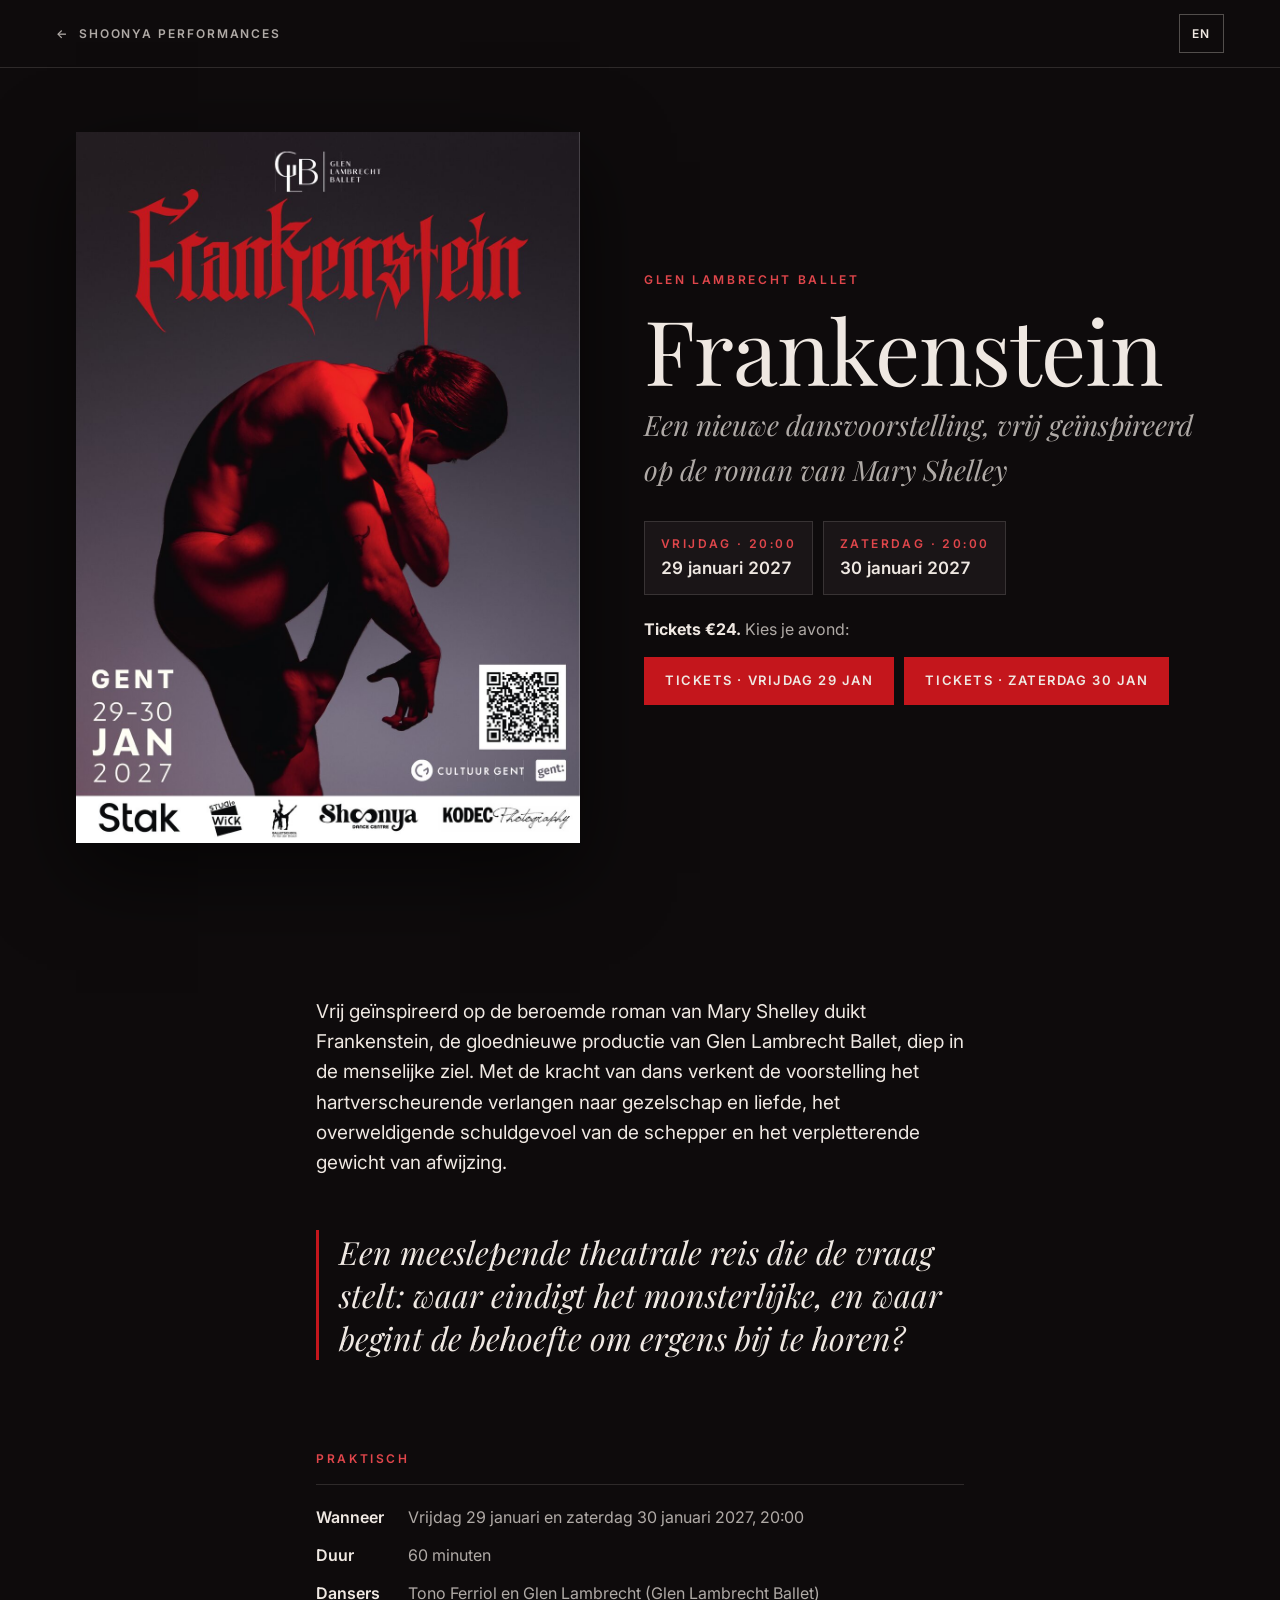
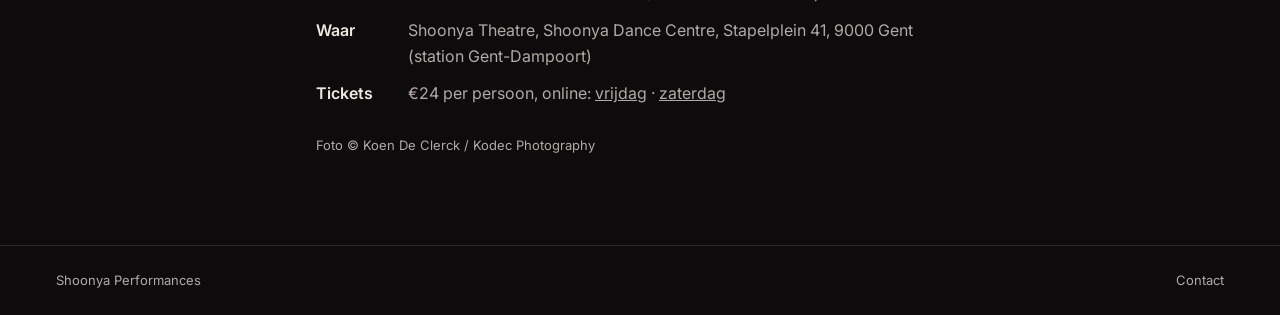
<file: frankenstein/nl/index.html>
<!DOCTYPE html>
<html lang="nl">
<head>
<meta charset="utf-8"/>
<meta name="viewport" content="width=device-width,initial-scale=1.0"/>
<meta name="theme-color" content="#0e0b0c"/>
<title>Frankenstein - Glen Lambrecht Ballet | Shoonya Performances</title>
<meta name="description" content="Een nieuwe dansvoorstelling, vrij geïnspireerd op de roman van Mary Shelley, gedanst door Tono Ferriol en Glen Lambrecht. Twee voorstellingen, 29 en 30 januari 2027, Gent."/>
<link rel="canonical" href="https://performances.shoonyadance.com/frankenstein/nl/"/>
<link rel="alternate" hreflang="en" href="https://performances.shoonyadance.com/frankenstein/"/>
<link rel="alternate" hreflang="nl" href="https://performances.shoonyadance.com/frankenstein/nl/"/>
<link rel="alternate" hreflang="x-default" href="https://performances.shoonyadance.com/frankenstein/"/>
<meta name="robots" content="index,follow"/>
<meta property="og:type" content="website"/>
<meta property="og:title" content="Frankenstein - Glen Lambrecht Ballet"/>
<meta property="og:description" content="Een nieuwe dansvoorstelling, vrij geïnspireerd op de roman van Mary Shelley. Shoonya Theatre, Gent, 29 en 30 januari 2027."/>
<meta property="og:image" content="https://performances.shoonyadance.com/frankenstein/assets/og.jpg"/>
<meta property="og:image:type" content="image/jpeg"/>
<meta property="og:image:width" content="1200"/>
<meta property="og:image:height" content="628"/>
<meta property="og:image:alt" content="Affiche van Frankenstein: een danser in rood licht."/>
<meta property="og:url" content="https://performances.shoonyadance.com/frankenstein/nl/"/>
<meta property="og:site_name" content="Shoonya Performances"/>
<meta property="og:locale" content="nl_BE"/>
<meta name="twitter:card" content="summary_large_image"/>
<meta name="twitter:title" content="Frankenstein - Glen Lambrecht Ballet"/>
<meta name="twitter:description" content="Een nieuwe dansvoorstelling, vrij geïnspireerd op de roman van Mary Shelley. Gent, 29 en 30 januari 2027."/>
<meta name="twitter:image" content="https://performances.shoonyadance.com/frankenstein/assets/og.jpg"/>
<link rel="icon" href="/favicon.ico" sizes="any"/>
<link rel="icon" type="image/png" href="/favicon.png"/>
<link rel="apple-touch-icon" href="/apple-touch-icon.png"/>
<link rel="preconnect" href="https://fonts.googleapis.com"/>
<link rel="preconnect" href="https://fonts.gstatic.com" crossorigin/>
<link href="https://fonts.googleapis.com/css2?family=Inter:wght@400;500;600&family=Playfair+Display:ital,wght@0,400;1,400&display=swap" rel="stylesheet"/>
<link rel="stylesheet" href="../frankenstein.css?v=20261113a"/>
<script src="https://links.shoonyadance.com/sdc-nav-sub.js" defer></script>
</head>
<body>
<a class="skip" href="#main">Naar de inhoud</a>
<header class="topbar">
  <a class="back" href="/">&larr;&nbsp; Shoonya Performances</a>
  <a class="lang" href="../" hreflang="en" lang="en">EN</a>
</header>
<main id="main">
  <section class="hero">
    <div class="hero-art">
      <img src="../assets/poster.jpg" width="1080" height="1523" alt="Affiche van Frankenstein, Glen Lambrecht Ballet: een danser in rood licht."/>
    </div>
    <div>
      <p class="eyebrow">Glen Lambrecht Ballet</p>
      <h1>Frankenstein</h1>
      <p class="by">Een nieuwe dansvoorstelling, vrij geïnspireerd op de roman van Mary Shelley</p>
      <div class="shows">
        <div class="show"><b>Vrijdag · 20:00</b><span>29 januari 2027</span></div>
        <div class="show"><b>Zaterdag · 20:00</b><span>30 januari 2027</span></div>
      </div>
      <p class="soon"><strong>Tickets €24.</strong> Kies je avond:</p>
      <div class="buy">
        <a class="btn" href="https://tickets.shoonyadance.com/register/performance/ad8e76e4-f73f-46bd-a0db-2929f506ea38">Tickets · vrijdag 29 jan</a>
        <a class="btn" href="https://tickets.shoonyadance.com/register/performance/56e8f443-274e-46e8-825f-e8658e3fc50a">Tickets · zaterdag 30 jan</a>
      </div>
    </div>
  </section>

  <section class="story">
    <p>Vrij geïnspireerd op de beroemde roman van Mary Shelley duikt Frankenstein, de gloednieuwe productie van Glen Lambrecht Ballet, diep in de menselijke ziel. Met de kracht van dans verkent de voorstelling het hartverscheurende verlangen naar gezelschap en liefde, het overweldigende schuldgevoel van de schepper en het verpletterende gewicht van afwijzing.</p>
    <p class="pull">Een meeslepende theatrale reis die de vraag stelt: waar eindigt het monsterlijke, en waar begint de behoefte om ergens bij te horen?</p>
  </section>

  <section class="info">
    <h2>Praktisch</h2>
    <dl>
      <dt>Wanneer</dt><dd>Vrijdag 29 januari en zaterdag 30 januari 2027, 20:00</dd>
      <dt>Duur</dt><dd>60 minuten</dd>
      <dt>Dansers</dt><dd>Tono Ferriol en Glen Lambrecht (Glen Lambrecht Ballet)</dd>
      <dt>Waar</dt><dd>Shoonya Theatre, Shoonya Dance Centre, Stapelplein 41, 9000 Gent (station Gent-Dampoort)</dd>
      <dt>Tickets</dt><dd>€24 per persoon, online: <a href="https://tickets.shoonyadance.com/register/performance/ad8e76e4-f73f-46bd-a0db-2929f506ea38">vrijdag</a> · <a href="https://tickets.shoonyadance.com/register/performance/56e8f443-274e-46e8-825f-e8658e3fc50a">zaterdag</a></dd>
    </dl>
    <p class="credit">Foto &copy; Koen De Clerck / Kodec Photography</p>
  </section>
</main>
<footer>
  <a href="/">Shoonya Performances</a>
  <a href="https://www.shoonyadance.com/contact">Contact</a>
</footer>
<script src="https://schedule.shoonyadance.com/assets/sdc-consent.js" defer></script>
</body>
</html>
</file>
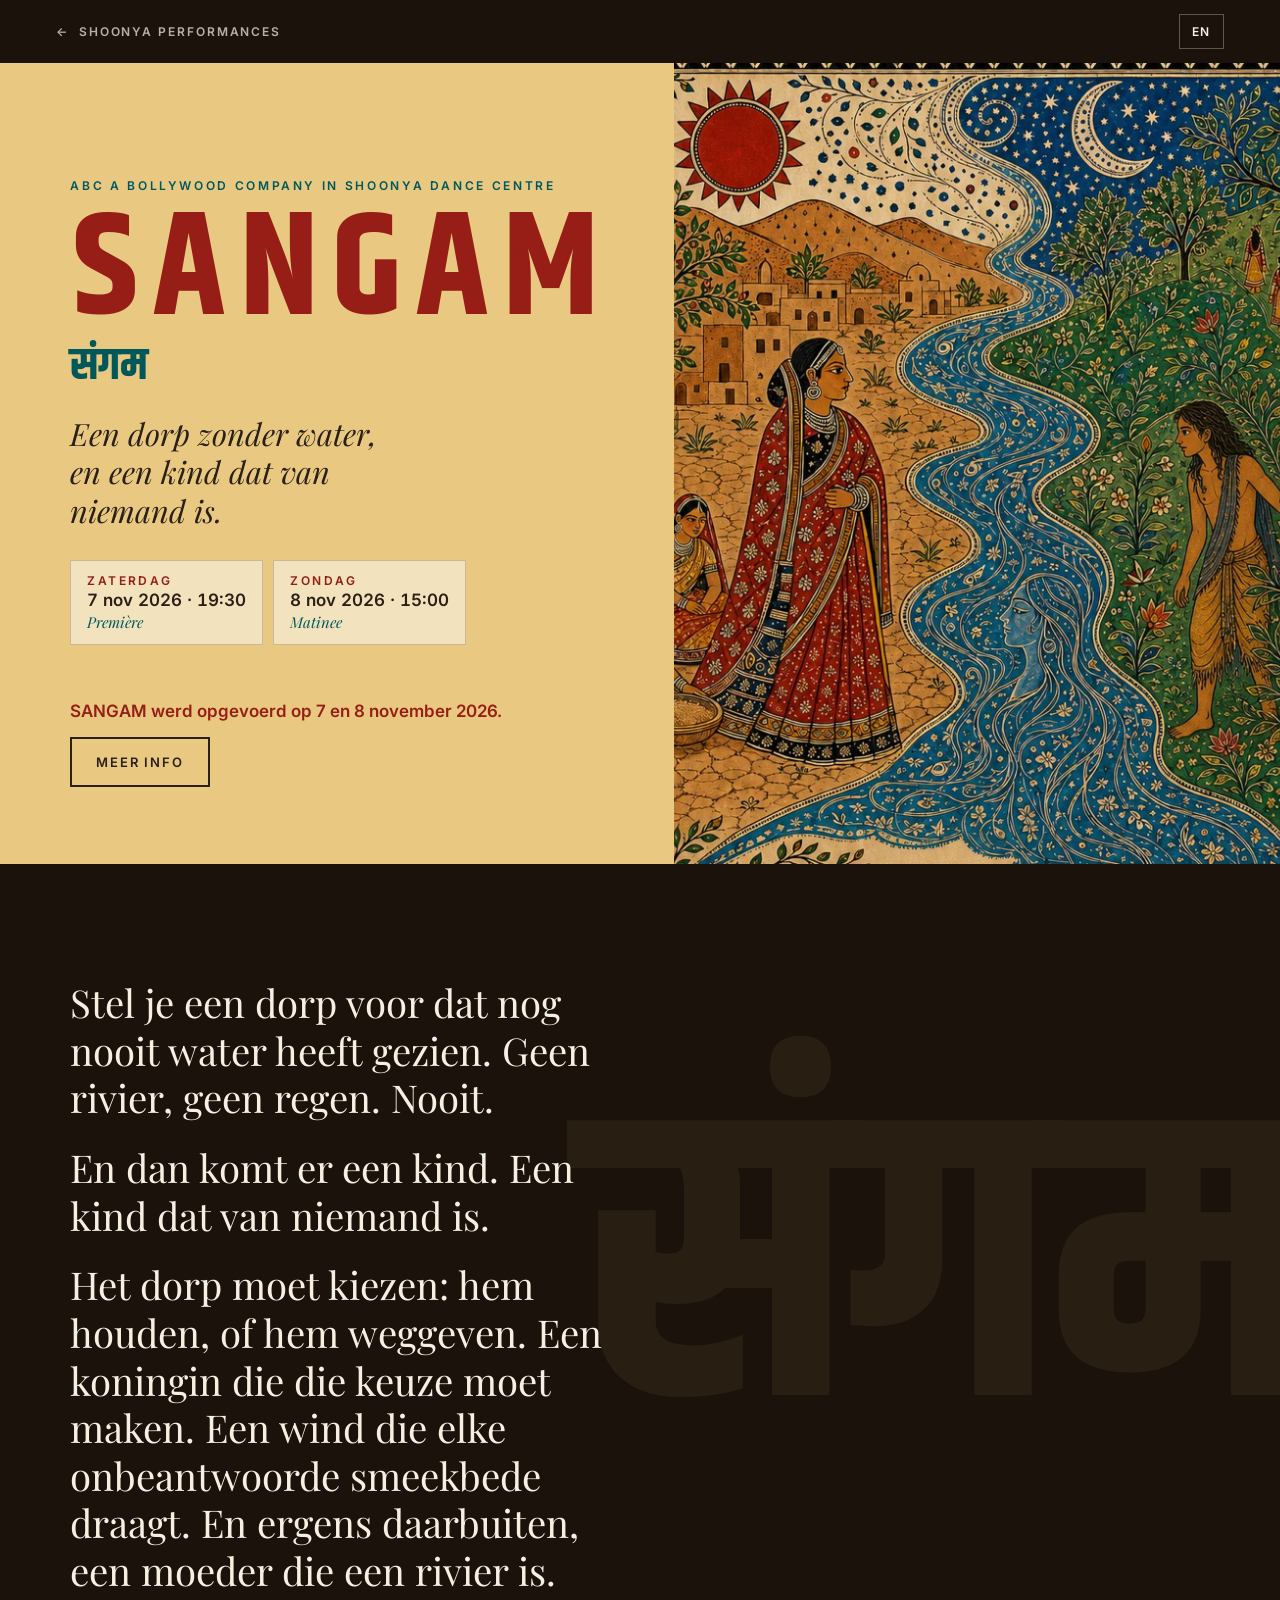
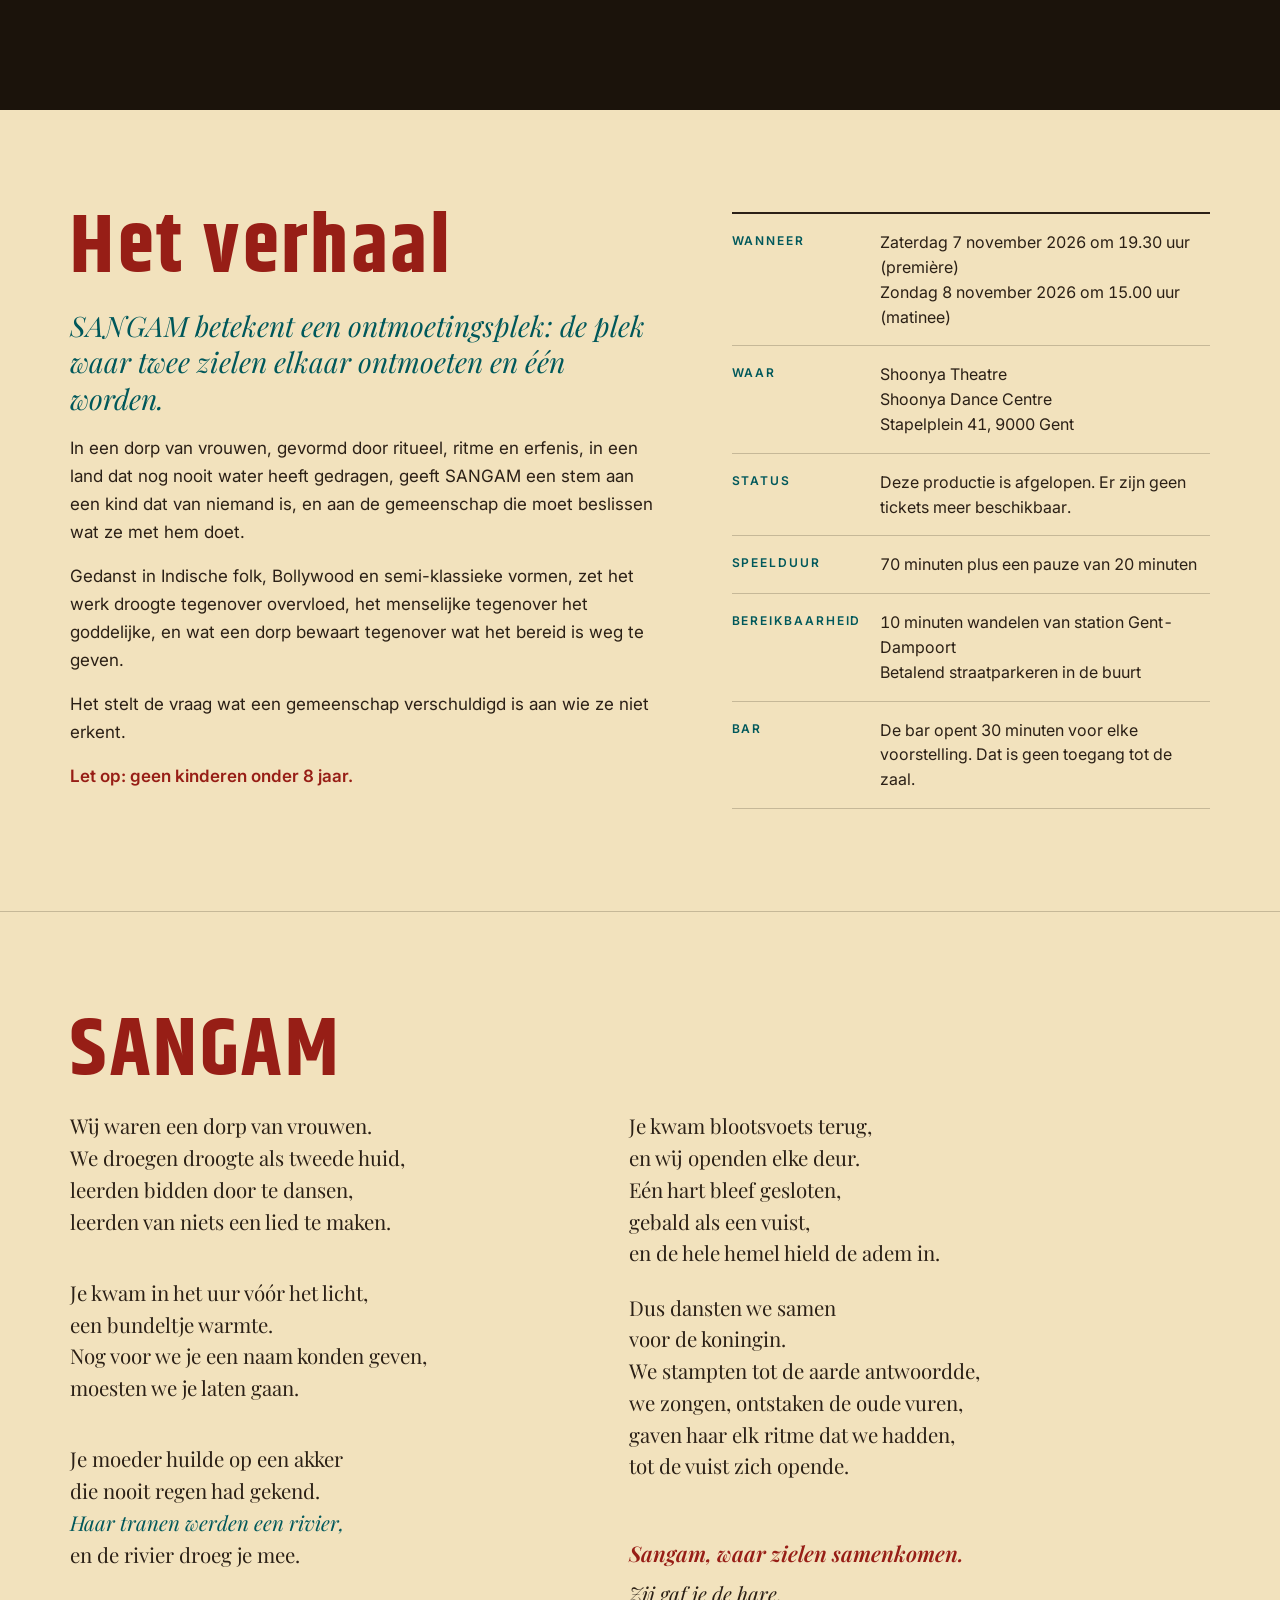
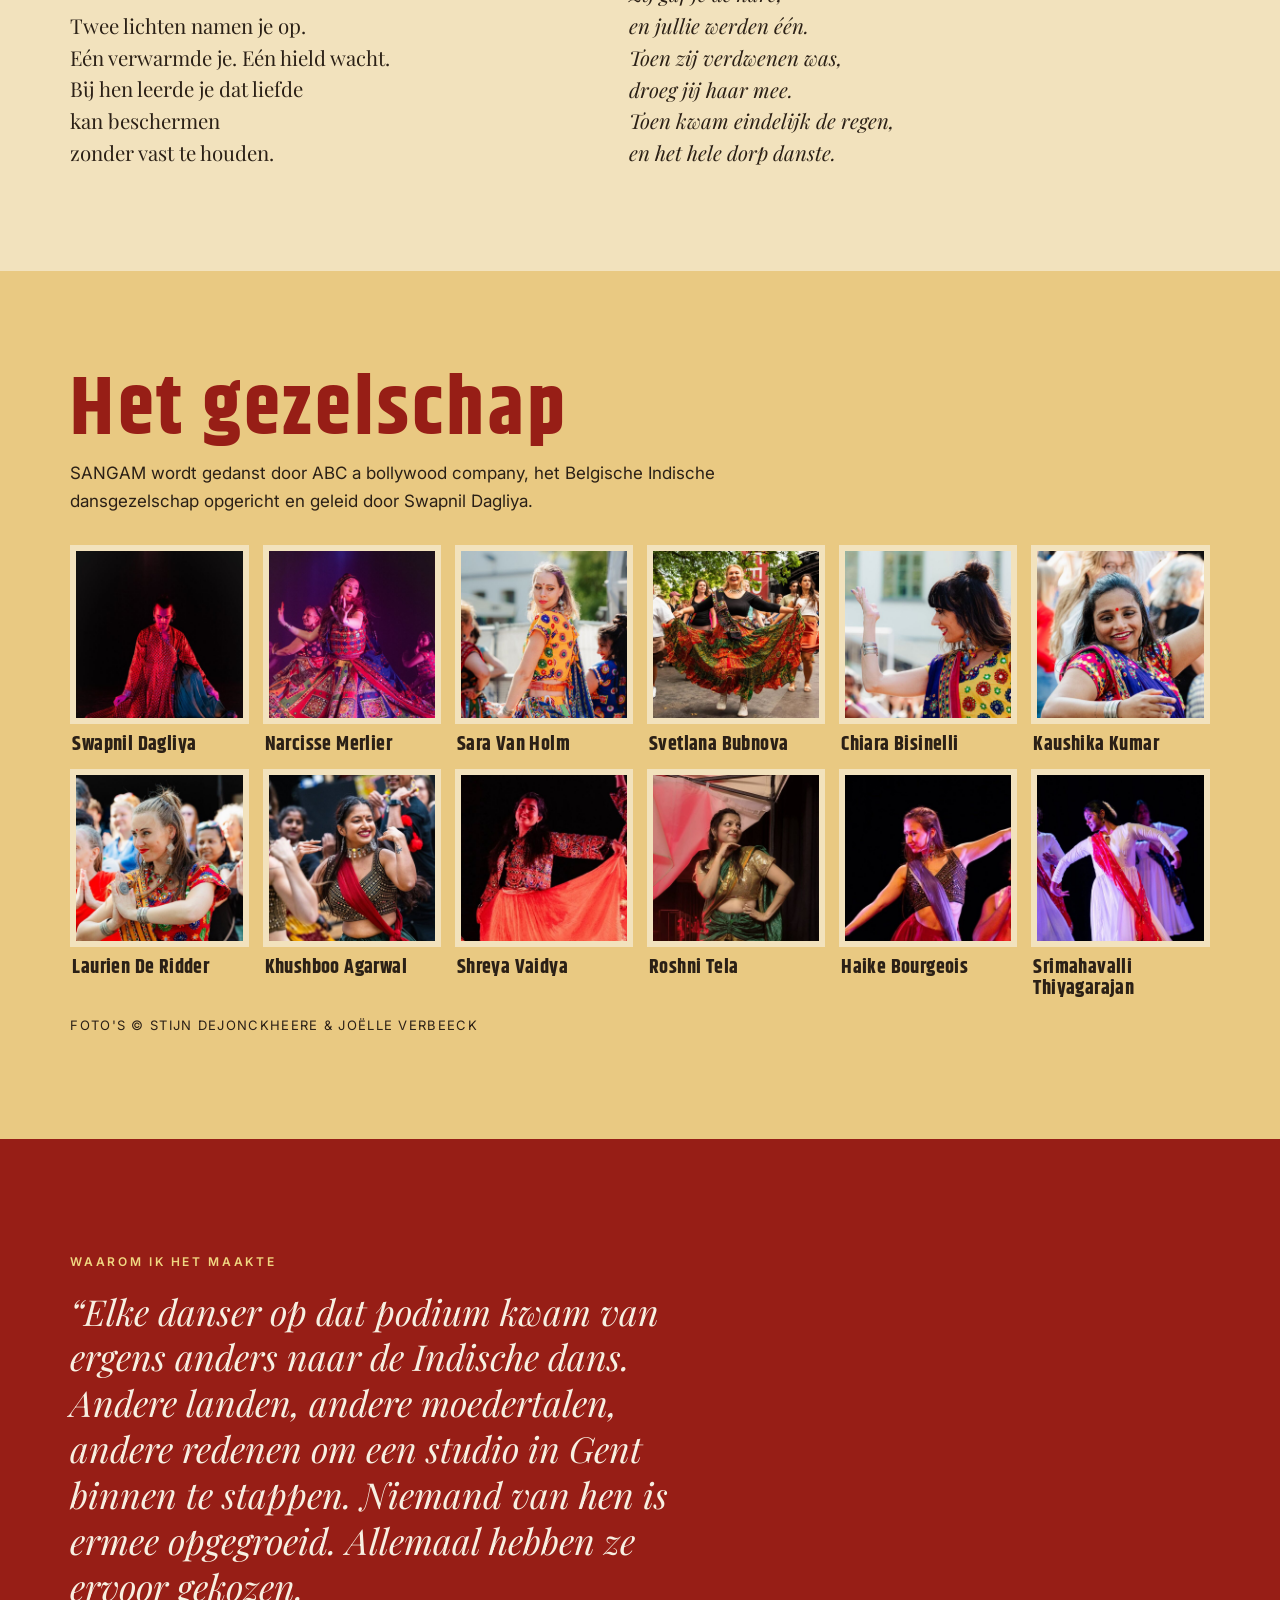
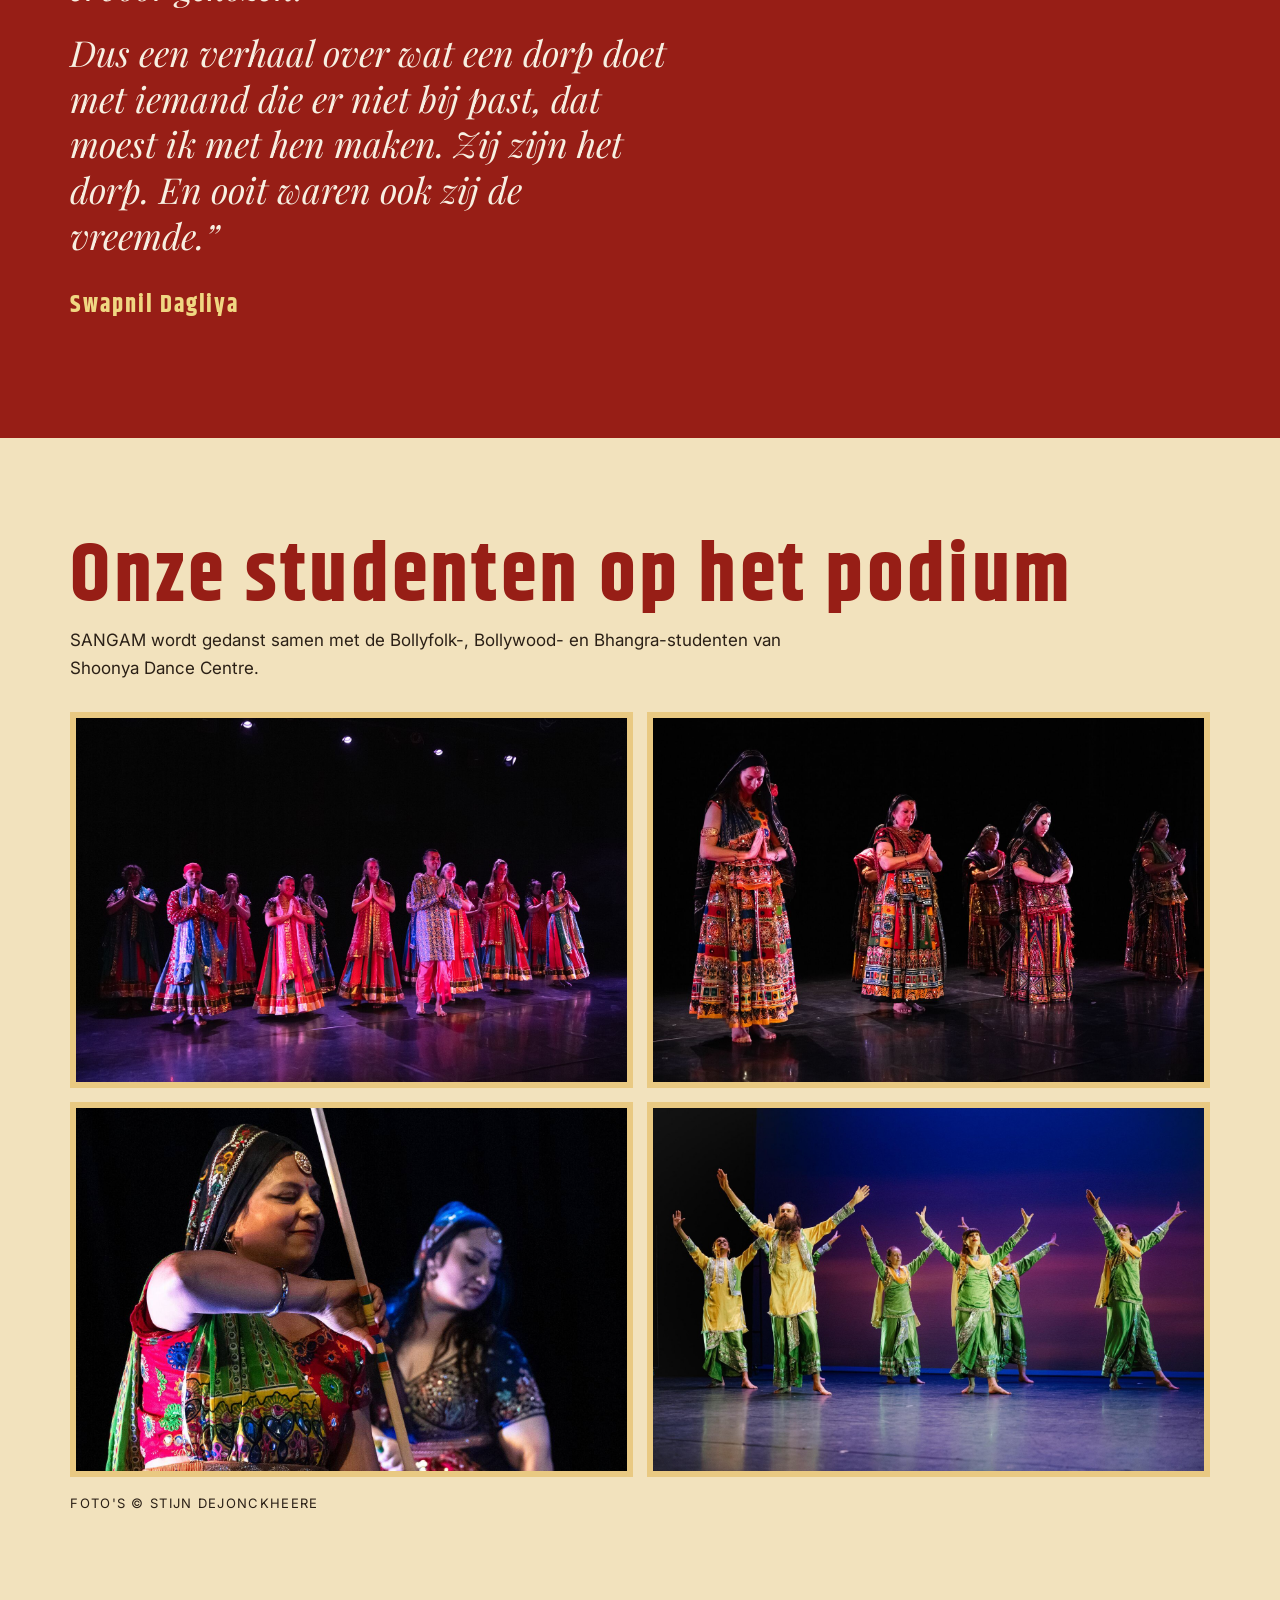
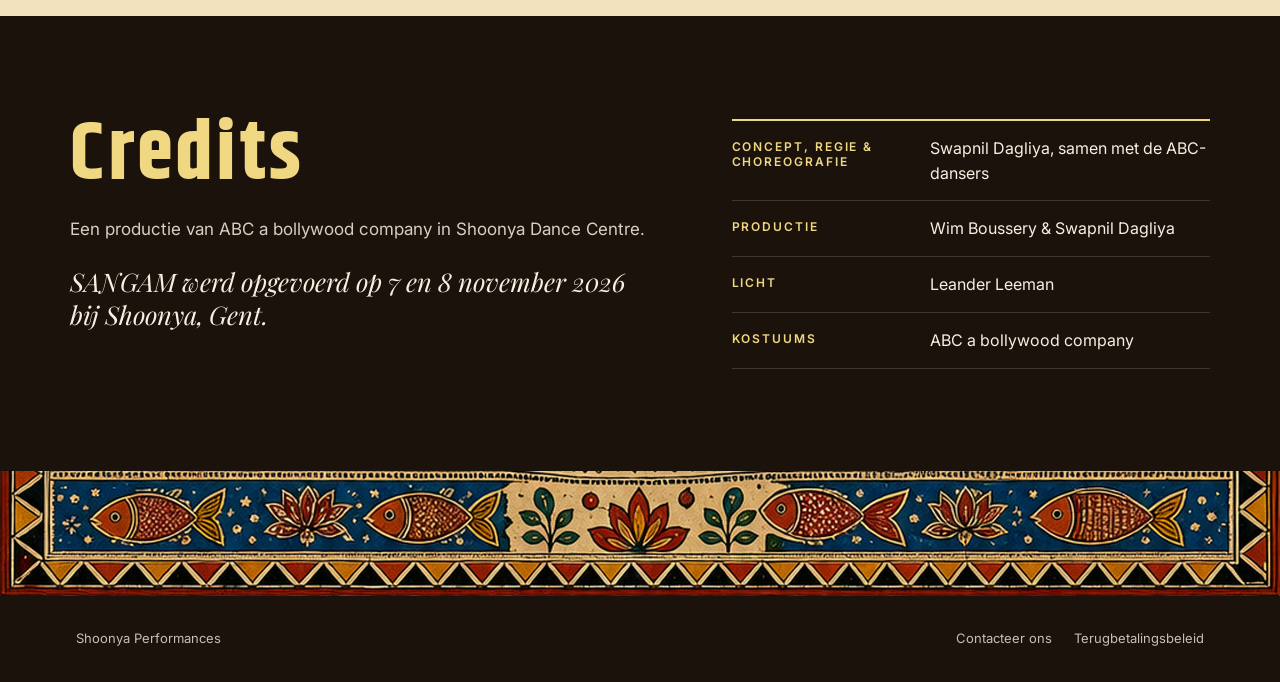
<file: sangam/nl/index.html>
<!DOCTYPE html>
<html lang="nl">
<head>
<meta charset="utf-8"/>
<meta name="viewport" content="width=device-width,initial-scale=1.0"/>
<meta name="theme-color" content="#1b130b"/>
<title>SANGAM - Indische dansvoorstelling | Shoonya Performances</title>
<meta name="description" content="Zeventig minuten dans zonder tekst. Een dorp dat nooit water heeft gedragen, en een kind dat van niemand is. Gent, 7-8 november 2026."/>
<link rel="canonical" href="https://performances.shoonyadance.com/sangam/nl/"/>
<link rel="alternate" hreflang="en" href="https://performances.shoonyadance.com/sangam/"/>
<link rel="alternate" hreflang="nl" href="https://performances.shoonyadance.com/sangam/nl/"/>
<link rel="alternate" hreflang="x-default" href="https://performances.shoonyadance.com/sangam/"/>
<meta name="robots" content="index,follow"/>
<meta property="og:type" content="website"/>
<meta property="og:title" content="SANGAM - Indische dansvoorstelling"/>
<meta property="og:description" content="Een dorp zonder water, en een kind dat van niemand is. Een productie van ABC a bollywood company in Shoonya Dance Centre."/>
<meta property="og:image" content="https://performances.shoonyadance.com/sangam/assets/og.jpg"/>
<meta property="og:image:type" content="image/jpeg"/>
<meta property="og:image:width" content="1200"/>
<meta property="og:image:height" content="628"/>
<meta property="og:image:alt" content="SANGAM - een Indische dansvoorstelling, 7 en 8 november 2026, Gent."/>
<meta property="og:url" content="https://performances.shoonyadance.com/sangam/nl/"/>
<meta property="og:site_name" content="Shoonya Performances"/>
<meta property="og:locale" content="nl_BE"/>
<meta name="twitter:card" content="summary_large_image"/>
<meta name="twitter:title" content="SANGAM - Indische dansvoorstelling"/>
<meta name="twitter:description" content="Een dorp zonder water, en een kind dat van niemand is. Za 7 nov 19.30 en zo 8 nov 15.00."/>
<meta name="twitter:image" content="https://performances.shoonyadance.com/sangam/assets/og.jpg"/>
<link rel="icon" href="/favicon.ico" sizes="any"/>
<link rel="icon" type="image/png" href="/favicon.png"/>
<link rel="apple-touch-icon" href="/apple-touch-icon.png"/>
<link rel="sitemap" type="application/xml" href="/sitemap.xml"/>
<script type="application/ld+json">
{
  "@context": "https://schema.org",
  "@type": "Event",
  "name": "SANGAM",
  "inLanguage": "nl",
  "description": "SANGAM betekent een ontmoetingsplek: de plek waar twee zielen elkaar ontmoeten en één worden. In een dorp van vrouwen, gevormd door ritueel, ritme en erfenis, in een land dat nog nooit water heeft gedragen, geeft het een stem aan een kind dat van niemand is, en aan de gemeenschap die moet beslissen wat ze met hem doet. Gedanst in Indische folk, Bollywood en semi-klassieke vormen.",
  "image": "https://performances.shoonyadance.com/sangam/assets/og.jpg",
  "url": "https://performances.shoonyadance.com/sangam/nl/",
  "startDate": "2026-11-07T19:30:00+01:00",
  "endDate": "2026-11-08T16:30:00+01:00",
  "eventStatus": "https://schema.org/EventScheduled",
  "eventAttendanceMode": "https://schema.org/OfflineEventAttendanceMode",
  "location": {
    "@type": "Place",
    "name": "Shoonya Dance Centre",
    "address": {
      "@type": "PostalAddress",
      "streetAddress": "Stapelplein 41",
      "postalCode": "9000",
      "addressLocality": "Gent",
      "addressCountry": "BE"
    }
  },
  "organizer": {
    "@type": "Organization",
    "name": "ABC a bollywood company",
    "url": "https://www.abcbollywoodbelgium.com"
  },
  "performer": {
    "@type": "Person",
    "name": "Swapnil Dagliya"
  },
  "offers": {
    "@type": "Offer",
    "price": "20",
    "priceCurrency": "EUR",
    "availability": "https://schema.org/SoldOut",
    "url": "https://tickets.shoonyadance.com/register/ticket"
  },
  "subEvent": [
    {
      "@type": "Event",
      "name": "SANGAM - voorstelling zaterdagavond",
      "startDate": "2026-11-07T19:30:00+01:00",
      "endDate": "2026-11-07T21:00:00+01:00",
      "location": { "@type": "Place", "name": "Shoonya Dance Centre" }
    },
    {
      "@type": "Event",
      "name": "SANGAM - matinee zondag",
      "startDate": "2026-11-08T15:00:00+01:00",
      "endDate": "2026-11-08T16:30:00+01:00",
      "location": { "@type": "Place", "name": "Shoonya Dance Centre" }
    }
  ]
}
</script>
<link rel="preconnect" href="https://fonts.googleapis.com"/>
<link rel="preconnect" href="https://fonts.gstatic.com" crossorigin/>
<link href="https://fonts.googleapis.com/css2?family=Inter:wght@400;500;600&family=Khand:wght@600;700&family=Playfair+Display:ital,wght@0,400;1,400;1,600&display=swap" rel="stylesheet"/>
<link rel="stylesheet" href="../sangam.css?v=20261009d"/>
<script src="https://links.shoonyadance.com/sdc-nav-sub.js" defer></script>
</head>
<body>
<a class="skip" href="#main">Naar de inhoud</a>
<header class="topbar">
  <a class="back" href="/">&larr;&nbsp; Shoonya Performances</a>
  <span class="topbar-right">
    <a class="lang" href="../" hreflang="en" lang="en">EN</a>
  </span>
</header>
<main id="main">
  <section class="hero">
    <div class="hero-type">
      <div class="eyebrow">ABC a bollywood company in Shoonya Dance Centre</div>
      <h1>SANGAM</h1>
      <div class="deva" lang="hi">संगम</div>
      <p class="sub">Een dorp zonder water, en een kind dat van niemand is.</p>
      <div class="shows" aria-label="Voorstellingen">
        <div class="show"><b>Zaterdag</b><span>7 nov 2026 &middot; 19:30</span><i>Première</i></div>
        <div class="show"><b>Zondag</b><span>8 nov 2026 &middot; 15:00</span><i>Matinee</i></div>
      </div>
      <div class="actions">
        <p class="note">SANGAM werd opgevoerd op 7 en 8 november 2026.</p>
        <a class="btn" href="#details">Meer info</a>
      </div>
    </div>
    <div class="hero-art">
      <picture>
        <source media="(max-width: 900px)" srcset="../assets/hero-mobile.jpg"/>
        <img src="../assets/hero-desktop.jpg" width="1400" height="1634" fetchpriority="high" alt="Schilderij in Madhubani-stijl: een dorp van vrouwen op gebarsten aarde, een rivier die er doorheen loopt en een jongen op de groene overkant."/>
      </picture>
    </div>
  </section>

  <section class="open" id="open" aria-label="Het verhaal, in het kort">
    <h2 class="sr-only">Het verhaal in het kort</h2>
    <p>Stel je een dorp voor dat nog nooit water heeft gezien. Geen rivier, geen regen. Nooit.</p>
    <p>En dan komt er een kind. Een kind dat van niemand is.</p>
    <p>Het dorp moet kiezen: hem houden, of hem weggeven. Een koningin die die keuze moet maken. Een wind die elke onbeantwoorde smeekbede draagt. En ergens daarbuiten, een moeder die een rivier is.</p>
  </section>

  <section class="section" id="details">
    <div class="grid">
      <div class="story">
        <h2>Het verhaal</h2>
        <p>SANGAM betekent een ontmoetingsplek: de plek waar twee zielen elkaar ontmoeten en één worden.</p>
        <p>In een dorp van vrouwen, gevormd door ritueel, ritme en erfenis, in een land dat nog nooit water heeft gedragen, geeft SANGAM een stem aan een kind dat van niemand is, en aan de gemeenschap die moet beslissen wat ze met hem doet.</p>
        <p>Gedanst in Indische folk, Bollywood en semi-klassieke vormen, zet het werk droogte tegenover overvloed, het menselijke tegenover het goddelijke, en wat een dorp bewaart tegenover wat het bereid is weg te geven.</p>
        <p>Het stelt de vraag wat een gemeenschap verschuldigd is aan wie ze niet erkent.</p>
        <p class="note">Let op: geen kinderen onder 8 jaar.</p>
      </div>
      <div>
        <div class="facts" aria-label="SANGAM praktisch">
          <div class="fact"><strong>Wanneer</strong><span>Zaterdag 7 november 2026 om 19.30 uur (première)<br/>Zondag 8 november 2026 om 15.00 uur (matinee)</span></div>
          <div class="fact"><strong>Waar</strong><span>Shoonya Theatre<br/>Shoonya Dance Centre<br/>Stapelplein 41, 9000 Gent</span></div>
          <div class="fact"><strong>Status</strong><span>Deze productie is afgelopen. Er zijn geen tickets meer beschikbaar.</span></div>
          <div class="fact"><strong>Speelduur</strong><span>70 minuten plus een pauze van 20 minuten</span></div>
          <div class="fact"><strong>Bereikbaarheid</strong><span>10 minuten wandelen van station Gent-Dampoort<br/>Betalend straatparkeren in de buurt</span></div>
          <div class="fact"><strong>Bar</strong><span>De bar opent 30 minuten voor elke voorstelling. Dat is geen toegang tot de zaal.</span></div>
        </div>
      </div>
    </div>
  </section>

  <section class="section poem" id="poem" lang="nl">
    <h2>SANGAM</h2>
    <div class="sg-poem">
<div class="sg-col"><p><span class="l">Wij waren een dorp van vrouwen.</span><span class="l">We droegen droogte als tweede huid,</span><span class="l">leerden bidden door te dansen,</span><span class="l">leerden van niets een lied te maken.</span></p>
<p><span class="l">Je kwam in het uur vóór het licht,</span><span class="l">een bundeltje warmte.</span><span class="l">Nog voor we je een naam konden geven,</span><span class="l">moesten we je laten gaan.</span></p>
<p><span class="l">Je moeder huilde op een akker</span><span class="l">die nooit regen had gekend.</span><span class="l"><em class="river">Haar tranen werden een rivier,</em></span><span class="l">en de rivier droeg je mee.</span></p>
<p><span class="l">Twee lichten namen je op.</span><span class="l">Eén verwarmde je. Eén hield wacht.</span><span class="l">Bij hen leerde je dat liefde</span><span class="l">kan beschermen</span><span class="l">zonder vast te houden.</span></p></div>
<div class="sg-col"><p><span class="l">Je kwam blootsvoets terug,</span><span class="l">en wij openden elke deur.</span><span class="l">Eén hart bleef gesloten,</span><span class="l">gebald als een vuist,</span><span class="l">en de hele hemel hield de adem in.</span></p>
<p><span class="l">Dus dansten we samen</span><span class="l">voor de koningin.</span><span class="l">We stampten tot de aarde antwoordde,</span><span class="l">we zongen, ontstaken de oude vuren,</span><span class="l">gaven haar elk ritme dat we hadden,</span><span class="l">tot de vuist zich opende.</span></p>
<p class="closing"><strong class="confluence">Sangam, waar zielen samenkomen.</strong><span class="l">Zij gaf je de hare,</span><span class="l">en jullie werden één.</span><span class="l">Toen zij verdwenen was,</span><span class="l">droeg jij haar mee.</span><span class="l">Toen kwam eindelijk de regen,</span><span class="l">en het hele dorp danste.</span></p></div>
    </div>
  </section>

  <section class="section wide" id="company">
    <h2>Het gezelschap</h2>
    <p class="intro">SANGAM wordt gedanst door ABC a bollywood company, het Belgische Indische dansgezelschap opgericht en geleid door Swapnil Dagliya.</p>
    <div class="people">
      <figure class="person"><img src="../assets/company/swapnil.jpg" width="700" height="700" alt="Swapnil Dagliya aan het dansen." loading="lazy" decoding="async"/><b>Swapnil Dagliya</b></figure>
      <figure class="person"><img src="../assets/company/narcisse.jpg" width="700" height="700" alt="Narcisse Merlier aan het dansen." loading="lazy" decoding="async"/><b>Narcisse Merlier</b></figure>
      <figure class="person"><img src="../assets/company/sara.jpg" width="700" height="700" alt="Sara Van Holm aan het dansen." loading="lazy" decoding="async"/><b>Sara Van Holm</b></figure>
      <figure class="person"><img src="../assets/company/svetlana.jpg" width="700" height="700" alt="Svetlana Bubnova aan het dansen." loading="lazy" decoding="async"/><b>Svetlana Bubnova</b></figure>
      <figure class="person"><img src="../assets/company/chiara.jpg" width="700" height="700" alt="Chiara Bisinelli aan het dansen." loading="lazy" decoding="async"/><b>Chiara Bisinelli</b></figure>
      <figure class="person"><img src="../assets/company/kaushika.jpg" width="700" height="700" alt="Kaushika Kumar aan het dansen." loading="lazy" decoding="async"/><b>Kaushika Kumar</b></figure>
      <figure class="person"><img src="../assets/company/laurien.jpg" width="700" height="700" alt="Laurien De Ridder aan het dansen." loading="lazy" decoding="async"/><b>Laurien De Ridder</b></figure>
      <figure class="person"><img src="../assets/company/khushboo.jpg" width="700" height="700" alt="Khushboo Agarwal aan het dansen." loading="lazy" decoding="async"/><b>Khushboo Agarwal</b></figure>
      <figure class="person"><img src="../assets/company/shreya.jpg" width="700" height="700" alt="Shreya Vaidya aan het dansen." loading="lazy" decoding="async"/><b>Shreya Vaidya</b></figure>
      <figure class="person"><img src="../assets/company/roshni.jpg" width="700" height="700" alt="Roshni Tela aan het dansen." loading="lazy" decoding="async"/><b>Roshni Tela</b></figure>
      <figure class="person"><img src="../assets/company/haike.jpg" width="700" height="700" alt="Haike Bourgeois aan het dansen." loading="lazy" decoding="async"/><b>Haike Bourgeois</b></figure>
      <figure class="person"><img src="../assets/company/srimahavalli.jpg" width="700" height="700" alt="Srimahavalli Thiyagarajan aan het dansen." loading="lazy" decoding="async"/><b>Srimahavalli Thiyagarajan</b></figure>
    </div>
    <p class="photo-credit">Foto&#39;s &copy; Stijn Dejonckheere &amp; Jo&euml;lle Verbeeck</p>
  </section>

  <section class="why" id="why">
    <h2 class="eyebrow">Waarom ik het maakte</h2>
    <blockquote>
      <p>&ldquo;Elke danser op dat podium kwam van ergens anders naar de Indische dans. Andere landen, andere moedertalen, andere redenen om een studio in Gent binnen te stappen. Niemand van hen is ermee opgegroeid. Allemaal hebben ze ervoor gekozen.</p>
      <p>Dus een verhaal over wat een dorp doet met iemand die er niet bij past, dat moest ik met hen maken. Zij zijn het dorp. En ooit waren ook zij de vreemde.&rdquo;</p>
    </blockquote>
    <cite>Swapnil Dagliya</cite>
  </section>

  <section class="section wide" id="students">
    <h2>Onze studenten op het podium</h2>
    <p class="intro">SANGAM wordt gedanst samen met de Bollyfolk-, Bollywood- en Bhangra-studenten van Shoonya Dance Centre.</p>
    <div class="gallery">
      <img src="../assets/students/bollywood.jpg" width="1600" height="1067" alt="Bollywood-studenten vullen het podium in felrode en roze kostuums." loading="lazy" decoding="async"/>
      <img src="../assets/students/bollyfolk.jpg" width="1600" height="1067" alt="Bollyfolk-studenten in rokken met spiegelwerk, midden in een draai." loading="lazy" decoding="async"/>
      <img src="../assets/students/tippani.jpg" width="1600" height="2400" alt="Een Bollyfolk-danseres met een tippani-stok geheven." loading="lazy" decoding="async"/>
      <img src="../assets/students/bhangra.jpg" width="1600" height="1067" alt="Bhangra-studenten met armen diagonaal geheven, geel-groene kostuums." loading="lazy" decoding="async"/>
    </div>
    <p class="photo-credit">Foto&#39;s &copy; Stijn Dejonckheere</p>
  </section>

  <section class="section" id="credits">
    <div class="grid">
      <div>
        <h2>Credits</h2>
        <p>Een productie van ABC a bollywood company in Shoonya Dance Centre.</p>
        <p class="invite">SANGAM werd opgevoerd op 7 en 8 november 2026 bij Shoonya, Gent.</p>
      </div>
      <div class="credits" aria-label="SANGAM credits">
        <div class="credit"><strong>Concept, regie &amp; choreografie</strong><span>Swapnil Dagliya, samen met de ABC-dansers</span></div>
        <div class="credit"><strong>Productie</strong><span>Wim Boussery &amp; Swapnil Dagliya</span></div>
        <div class="credit"><strong>Licht</strong><span>Leander Leeman</span></div>
        <div class="credit"><strong>Kostuums</strong><span>ABC a bollywood company</span></div>
      </div>
    </div>
  </section>
</main>
<footer>
  <a href="/">Shoonya Performances</a>
  <span class="foot-links">
    <a href="https://www.shoonyadance.com/contact">Contacteer ons</a>
    <a href="https://abcbollywoodbelgium.com/refund-policy">Terugbetalingsbeleid</a>
  </span>
</footer>
<script src="https://schedule.shoonyadance.com/assets/sdc-consent.js" defer></script>
</body>
</html>
</file>
<file: frankenstein/frankenstein.css>
:root{--night:#0e0b0c;--stage:#1a1517;--bone:#efe8e2;--bone-soft:rgba(239,232,226,.72);--bone-faint:rgba(239,232,226,.14);--blood:#c4161c;--blood-soft:#e0464b}
*{box-sizing:border-box;margin:0;padding:0}
html{-webkit-text-size-adjust:100%;background:var(--night);color:var(--bone);overflow-x:hidden}
body{font-family:Inter,-apple-system,BlinkMacSystemFont,"Helvetica Neue",Arial,sans-serif;background:var(--night);color:var(--bone);line-height:1.6}
img{display:block;max-width:100%;height:auto}
a{color:inherit}
.skip{position:absolute;left:-9999px}
.skip:focus{left:16px;top:16px;background:var(--bone);color:var(--night);padding:8px 12px;z-index:10}

/* top bar */
.topbar{display:flex;align-items:center;justify-content:space-between;gap:16px;padding:14px clamp(16px,5vw,56px);border-bottom:1px solid var(--bone-faint)}
.back{text-decoration:none;font-size:12px;font-weight:600;letter-spacing:.16em;text-transform:uppercase;color:var(--bone-soft)}
.back:hover{color:var(--blood-soft)}
.lang{text-decoration:none;font-size:12px;font-weight:600;letter-spacing:.14em;text-transform:uppercase;border:1px solid rgba(239,232,226,.3);padding:9px 12px}
.lang:hover{color:var(--blood-soft);border-color:var(--blood-soft)}

/* hero: the poster on black, the facts beside it */
.hero{display:grid;grid-template-columns:minmax(0,.9fr) minmax(0,1fr);gap:clamp(28px,5vw,72px);align-items:center;padding:clamp(28px,5vw,72px) clamp(16px,5vw,56px);max-width:1240px;margin:0 auto}
.hero-art img{width:100%;box-shadow:0 30px 80px rgba(0,0,0,.6)}
.eyebrow{font-size:12px;font-weight:600;letter-spacing:.22em;text-transform:uppercase;color:var(--blood-soft);margin-bottom:14px}
h1{font-family:"Playfair Display",Georgia,serif;font-weight:400;font-size:clamp(48px,7vw,96px);line-height:1;letter-spacing:-.01em}
.by{font-family:"Playfair Display",Georgia,serif;font-style:italic;font-size:clamp(20px,2.2vw,28px);color:var(--bone-soft);margin-top:10px}
.shows{display:flex;flex-wrap:wrap;gap:10px;margin-top:28px}
.show{display:grid;gap:2px;padding:12px 16px;border:1px solid var(--bone-faint);background:var(--stage);font-variant-numeric:tabular-nums}
.show b{font-size:12px;letter-spacing:.2em;text-transform:uppercase;color:var(--blood-soft);font-weight:600}
.show span{font-size:17px;font-weight:600}
.soon{margin-top:22px;font-size:16px;color:var(--bone-soft)}
.soon strong{color:var(--bone)}
.buy{display:flex;flex-wrap:wrap;gap:10px;margin-top:14px}
.btn{display:inline-flex;align-items:center;min-height:48px;padding:12px 20px;background:var(--blood);color:var(--bone);border:1px solid var(--blood);text-decoration:none;font-size:13px;font-weight:600;letter-spacing:.12em;text-transform:uppercase}
.btn:hover{background:var(--bone);color:var(--night);border-color:var(--bone)}
.btn:focus-visible{outline:2px solid var(--bone);outline-offset:3px}

/* story */
.story{max-width:760px;margin:0 auto;padding:clamp(40px,7vw,96px) clamp(16px,5vw,56px)}
.story p{font-size:clamp(17px,1.5vw,19px);margin-bottom:1.2em}
.story .pull{font-family:"Playfair Display",Georgia,serif;font-style:italic;font-size:clamp(22px,2.6vw,32px);line-height:1.35;color:var(--bone);border-left:3px solid var(--blood);padding-left:20px;margin:1.6em 0 0}

/* practical */
.info{max-width:760px;margin:0 auto;padding:0 clamp(16px,5vw,56px) clamp(48px,7vw,96px)}
.info h2{font-size:12px;font-weight:600;letter-spacing:.22em;text-transform:uppercase;color:var(--blood-soft);margin-bottom:16px}
.info dl{display:grid;grid-template-columns:max-content 1fr;gap:12px 24px;border-top:1px solid var(--bone-faint);padding-top:20px}
.info dt{font-weight:600;font-size:16px}
.info dd{font-size:16px;color:var(--bone-soft)}
.credit{margin-top:28px;font-size:13px;color:var(--bone-soft)}

footer{display:flex;flex-wrap:wrap;justify-content:space-between;gap:12px;padding:24px clamp(16px,5vw,56px);border-top:1px solid var(--bone-faint);font-size:13px;color:var(--bone-soft)}
footer a{text-decoration:none}
footer a:hover{color:var(--blood-soft)}

@media (max-width:760px){
  .hero{grid-template-columns:1fr}
  .info dl{grid-template-columns:1fr;gap:2px}
  .info dd{margin-bottom:12px}
}
</file>
<file: sangam/sangam.css>
:root{--cream-soft:rgba(247,239,225,.72);--cream-faint:rgba(247,239,225,.16);--paper:#e9c982;--paper2:#f2e2bd;--ink:#2b2016;--night:#1b130b;--teal:#00585b;--red:#971e16;--gold:#f0d782;--cream:#f7efe1;--line:rgba(43,32,22,.22)}
*{box-sizing:border-box;margin:0;padding:0}
html{-webkit-text-size-adjust:100%;scroll-behavior:smooth;background:var(--paper);color:var(--ink);overflow-x:hidden}
body{font-family:Inter,-apple-system,BlinkMacSystemFont,"Helvetica Neue",Arial,sans-serif;background:var(--paper);color:var(--ink)}
img{display:block;max-width:100%;height:auto}
a{color:inherit}
.k{font-family:Khand,"Arial Narrow",sans-serif;font-weight:700}

/* top bar — ink strip */
.topbar{display:flex;align-items:center;justify-content:space-between;gap:16px;padding:14px clamp(20px,5vw,56px);background:var(--night);color:var(--cream)}
.back{display:inline-flex;align-items:center;gap:9px;padding:8px 0;text-decoration:none;font-size:12px;font-weight:600;letter-spacing:.16em;text-transform:uppercase;color:var(--cream-soft)}
.back:hover{color:var(--gold)}
.topbar .when{font-size:12px;font-weight:600;letter-spacing:.16em;text-transform:uppercase;color:var(--gold)}
.topbar-right{display:flex;align-items:center;gap:18px}
.lang{text-decoration:none;font-size:12px;font-weight:600;letter-spacing:.14em;text-transform:uppercase;color:var(--cream);border:1px solid rgba(247,239,225,.3);padding:9px 12px}
.lang:hover{color:var(--gold);border-color:var(--gold)}

/* hero — paper + Madhubani border on the left, the painting on the right */
.hero{position:relative;display:grid;grid-template-columns:minmax(0,1fr) minmax(0,.9fr);align-items:stretch;background:var(--paper)}
.hero-type{position:relative;display:grid;align-content:center;padding:clamp(70px,9vw,120px) clamp(28px,5.5vw,80px) clamp(48px,6vw,90px);min-height:min(88svh,820px);overflow:hidden}
.hero-type > *{position:relative;z-index:1}
.eyebrow{font-size:12px;font-weight:600;letter-spacing:.22em;text-transform:uppercase;color:var(--teal);margin-bottom:18px}
h1{font-family:Khand,"Arial Narrow",sans-serif;font-weight:700;font-size:clamp(76px,11.5vw,184px);line-height:.84;letter-spacing:.1em;color:var(--red);padding-left:.02em}
.deva{font-family:Khand,"Noto Serif Devanagari",serif;font-weight:700;font-size:clamp(28px,3.4vw,52px);line-height:1.2;color:var(--teal);margin-top:6px}
.sub{font-family:"Playfair Display",Georgia,serif;font-style:italic;font-size:clamp(22px,2.4vw,34px);line-height:1.25;max-width:20ch;margin-top:22px;color:var(--ink)}
.shows{display:flex;flex-wrap:wrap;gap:10px;margin-top:30px}
.show{display:grid;gap:2px;padding:12px 16px;background:var(--paper2);border:1px solid var(--line);font-variant-numeric:tabular-nums}
.show b{font-size:12px;letter-spacing:.2em;text-transform:uppercase;color:var(--red);font-weight:600}
.show span{font-size:17px;font-weight:600}
.actions{display:flex;flex-wrap:wrap;gap:12px;margin-top:26px}
.btn{display:inline-flex;align-items:center;gap:10px;text-decoration:none;border:2px solid var(--ink);padding:15px 24px;font-size:13px;font-weight:600;letter-spacing:.14em;text-transform:uppercase;color:var(--ink);transition:background .2s,color .2s,transform .2s}
.btn.primary{background:var(--red);color:var(--cream);border-color:var(--red)}
.btn:hover{background:var(--ink);color:var(--paper);border-color:var(--ink)}
.btn:active{transform:scale(.97)}
.hero-art{position:relative;overflow:hidden;background:var(--night)}
.hero-art img{width:100%;height:100%;object-fit:cover;object-position:center 30%}

/* open — the story in short, on night */
.open{position:relative;overflow:hidden;background:var(--night);color:var(--cream);padding:clamp(60px,9vw,130px) clamp(28px,5.5vw,80px) clamp(70px,9vw,130px)}
.open::before{content:"संगम";content:"संगम" / "";position:absolute;right:-.06em;top:50%;transform:translateY(-52%);font-family:Khand,"Noto Serif Devanagari",serif;font-weight:700;font-size:clamp(200px,32vw,520px);line-height:1;color:var(--gold);opacity:.06;pointer-events:none}
.open p{position:relative;font-family:"Playfair Display",Georgia,serif;font-size:clamp(24px,3vw,44px);line-height:1.24;max-width:24ch;color:var(--cream)}
.open p:first-child{color:var(--gold)}
.open p+p{margin-top:22px}
.open .cue{font-family:Inter,sans-serif;font-size:clamp(15px,1.3vw,18px);font-weight:500;letter-spacing:.04em;color:rgba(247,239,225,.7);max-width:none;margin-top:34px}

/* sections */
.section{padding:clamp(56px,8vw,110px) clamp(28px,5.5vw,80px)}
#details{background:var(--paper2)}
.grid{display:grid;grid-template-columns:minmax(0,1.1fr) minmax(280px,.9fr);gap:clamp(28px,6vw,80px);align-items:start}
h2{font-family:Khand,"Arial Narrow",sans-serif;font-weight:700;font-size:clamp(46px,6.4vw,96px);line-height:.9;letter-spacing:.04em;color:var(--red);margin-bottom:22px}
p{font-size:17px;line-height:1.65;color:var(--ink);max-width:66ch}
.story p:first-of-type{font-family:"Playfair Display",Georgia,serif;font-style:italic;font-size:clamp(22px,2.2vw,30px);line-height:1.3;color:var(--teal)}
.story p + p{margin-top:16px}
.note{margin-top:26px;font-weight:600;color:var(--red)}
.facts{display:grid;gap:0;border-top:2px solid var(--ink)}
.fact{display:grid;grid-template-columns:130px 1fr;gap:18px;padding:16px 0;border-bottom:1px solid var(--line)}
.fact strong{font-size:12px;letter-spacing:.16em;text-transform:uppercase;color:var(--teal);font-weight:600;padding-top:3px}
.fact span{font-size:16px;line-height:1.55;font-variant-numeric:tabular-nums}
.ics{display:inline-block;margin-top:8px;font-size:12px;font-weight:600;letter-spacing:.12em;text-transform:uppercase;color:var(--red);text-decoration:none;border-bottom:2px solid currentColor;padding:6px 0 3px}
.ics:hover{color:var(--ink)}

/* poem — the playbill text, set in two columns like the chair handout */
.poem{background:var(--paper2);border-top:1px solid var(--line)}
.sg-poem{display:grid;grid-template-columns:1fr 1fr;column-gap:clamp(32px,6vw,96px);max-width:1040px}
.sg-col{display:flex;flex-direction:column;justify-content:space-between}
.sg-col p:last-child{margin-bottom:0}
.sg-poem p{font-family:"Playfair Display",Georgia,serif;font-size:clamp(1.0625rem,1.6vw,1.3125rem);line-height:1.55;max-width:none;margin:0 0 1.1em}
.sg-poem .l{display:block;padding-left:1.2em;text-indent:-1.2em}
.sg-poem .river{color:var(--teal)}
.sg-poem .closing{font-style:italic;margin-top:1.6em}
.sg-poem .confluence{display:block;font-weight:600;font-size:1.05em;color:var(--red);margin-bottom:.35em}
.show i{font-family:"Playfair Display",Georgia,serif;font-size:.9375rem;color:var(--teal)}
@media(max-width:900px){.sg-poem{display:block}.sg-col p:last-child{margin-bottom:1.1em}.sg-poem .closing{margin-top:1.1em}}
/* verse unfolds stanza by stanza as it scrolls in; visible by default, motion only where supported and wanted */
@supports (animation-timeline: view()){@media (prefers-reduced-motion:no-preference){
.sg-poem p{animation:sg-stanza linear both;animation-timeline:view();animation-range:entry 0% entry 70%}
@keyframes sg-stanza{from{opacity:0;transform:translateY(14px)}to{opacity:1;transform:none}}}}

/* company + students */
.wide{background:var(--paper)}
.wide h2{margin-bottom:12px}
.wide .intro{margin-bottom:30px}
.people{display:grid;grid-template-columns:repeat(6,minmax(0,1fr));gap:14px}
.person img{width:100%;aspect-ratio:1;object-fit:cover;object-position:center top;border:6px solid var(--paper2)}
.person b{display:block;padding:10px 2px 0;font-family:Khand,sans-serif;font-weight:700;font-size:20px;line-height:1.05;letter-spacing:.02em;color:var(--ink)}
#students{background:var(--paper2)}
.gallery{display:grid;grid-template-columns:repeat(2,minmax(0,1fr));gap:14px}
.gallery img{width:100%;aspect-ratio:3/2;object-fit:cover;border:6px solid var(--paper)}
.photo-credit{margin-top:16px;font-size:13px;letter-spacing:.1em;text-transform:uppercase;color:var(--ink);max-width:none}

/* why — the loud plane */
.why{position:relative;overflow:hidden;background:var(--red);color:var(--cream);padding:clamp(60px,9vw,130px) clamp(28px,5.5vw,80px)}
.why .eyebrow{color:var(--gold)}
.why blockquote{position:relative;margin:0;font-family:"Playfair Display",Georgia,serif;font-style:italic;font-size:clamp(24px,2.8vw,40px);line-height:1.28;max-width:30ch}
.why blockquote p{font:inherit;color:var(--cream);max-width:none}
.why blockquote p+p{margin-top:20px}
.why cite{display:block;margin-top:28px;font-style:normal;font-family:Khand,sans-serif;font-weight:700;font-size:24px;letter-spacing:.08em;color:var(--gold)}

/* credits — night */
#credits{background:var(--night);color:var(--cream)}
#credits h2{color:var(--gold)}
#credits p{color:rgba(247,239,225,.86)}
.credits{display:grid;gap:0;border-top:2px solid var(--gold)}
.credit{display:grid;grid-template-columns:180px 1fr;gap:18px;padding:15px 0;border-bottom:1px solid var(--cream-faint)}
.credit strong{font-size:12px;letter-spacing:.16em;text-transform:uppercase;color:var(--gold);font-weight:600;padding-top:3px}
.credit span{color:var(--cream);line-height:1.55}
.invite{margin-top:22px;font-family:"Playfair Display",Georgia,serif;font-style:italic;font-size:clamp(20px,2vw,28px);line-height:1.3;color:var(--cream)!important}
.invite + .btn{margin-top:26px}
#credits .btn.primary{border-color:var(--red)}
#credits .btn.primary:hover{background:var(--gold);color:var(--ink);border-color:var(--gold)}

footer{position:relative;display:flex;flex-wrap:wrap;gap:14px;justify-content:space-between;align-items:center;padding:calc(100vw * 400 / 4096 + 28px) clamp(24px,6vw,76px) 30px;background:var(--night);color:rgba(247,239,225,.6);font-size:13px}
footer::before{content:"";position:absolute;left:0;right:0;top:0;aspect-ratio:4096/400;background:url(assets/kit/fish-band.jpg) center bottom/100% auto no-repeat}
footer a{display:inline-block;padding:6px 0;text-decoration:none;color:rgba(247,239,225,.78)}
footer a:hover{color:var(--gold)}
.foot-links{display:flex;flex-wrap:wrap;gap:22px}

@media(max-width:900px){
  .hero{grid-template-columns:1fr}
  .hero-art{order:-1;aspect-ratio:4/3}
  .hero-type{min-height:0;padding-top:clamp(36px,9vw,56px)}
  }
@media(max-width:1100px){.people{grid-template-columns:repeat(4,minmax(0,1fr))}}
@media(max-width:760px){
  .grid{grid-template-columns:1fr}
  .fact,.credit{grid-template-columns:1fr;gap:4px}
  .topbar .when{display:none}
  .people{grid-template-columns:repeat(3,minmax(0,1fr));gap:10px}
  .person b{font-size:16px}
  .gallery{grid-template-columns:1fr}
  .open::before{font-size:200px;top:auto;bottom:40px;transform:none}
}
@media(max-width:430px){.people{grid-template-columns:repeat(2,minmax(0,1fr))}}
@media(prefers-reduced-motion:reduce){*{transition:none!important;scroll-behavior:auto!important}}

/* a11y — focus, skip link, visually hidden headings (audit 2026-10-09) */
a:focus-visible{outline:3px solid var(--teal);outline-offset:3px}
.topbar a:focus-visible,.open a:focus-visible,.why a:focus-visible,#credits a:focus-visible,footer a:focus-visible{outline-color:var(--gold)}
.btn.primary:focus-visible{outline-color:var(--ink)}
#credits .btn.primary:focus-visible{outline-color:var(--gold)}
.skip{position:absolute;left:12px;top:-60px;z-index:10;background:var(--gold);color:var(--ink);padding:12px 16px;font-size:14px;font-weight:600;text-decoration:none}
.skip:focus{top:12px}
.sr-only{position:absolute!important;width:1px;height:1px;padding:0;margin:-1px;overflow:hidden;clip:rect(0,0,0,0);white-space:nowrap;border:0}
.why h2.eyebrow{font-family:Inter,-apple-system,sans-serif;font-weight:600;font-size:12px;line-height:1.4;letter-spacing:.22em;color:var(--gold);margin-bottom:18px}
.btn.soldout{pointer-events:none;cursor:default}
</file>
